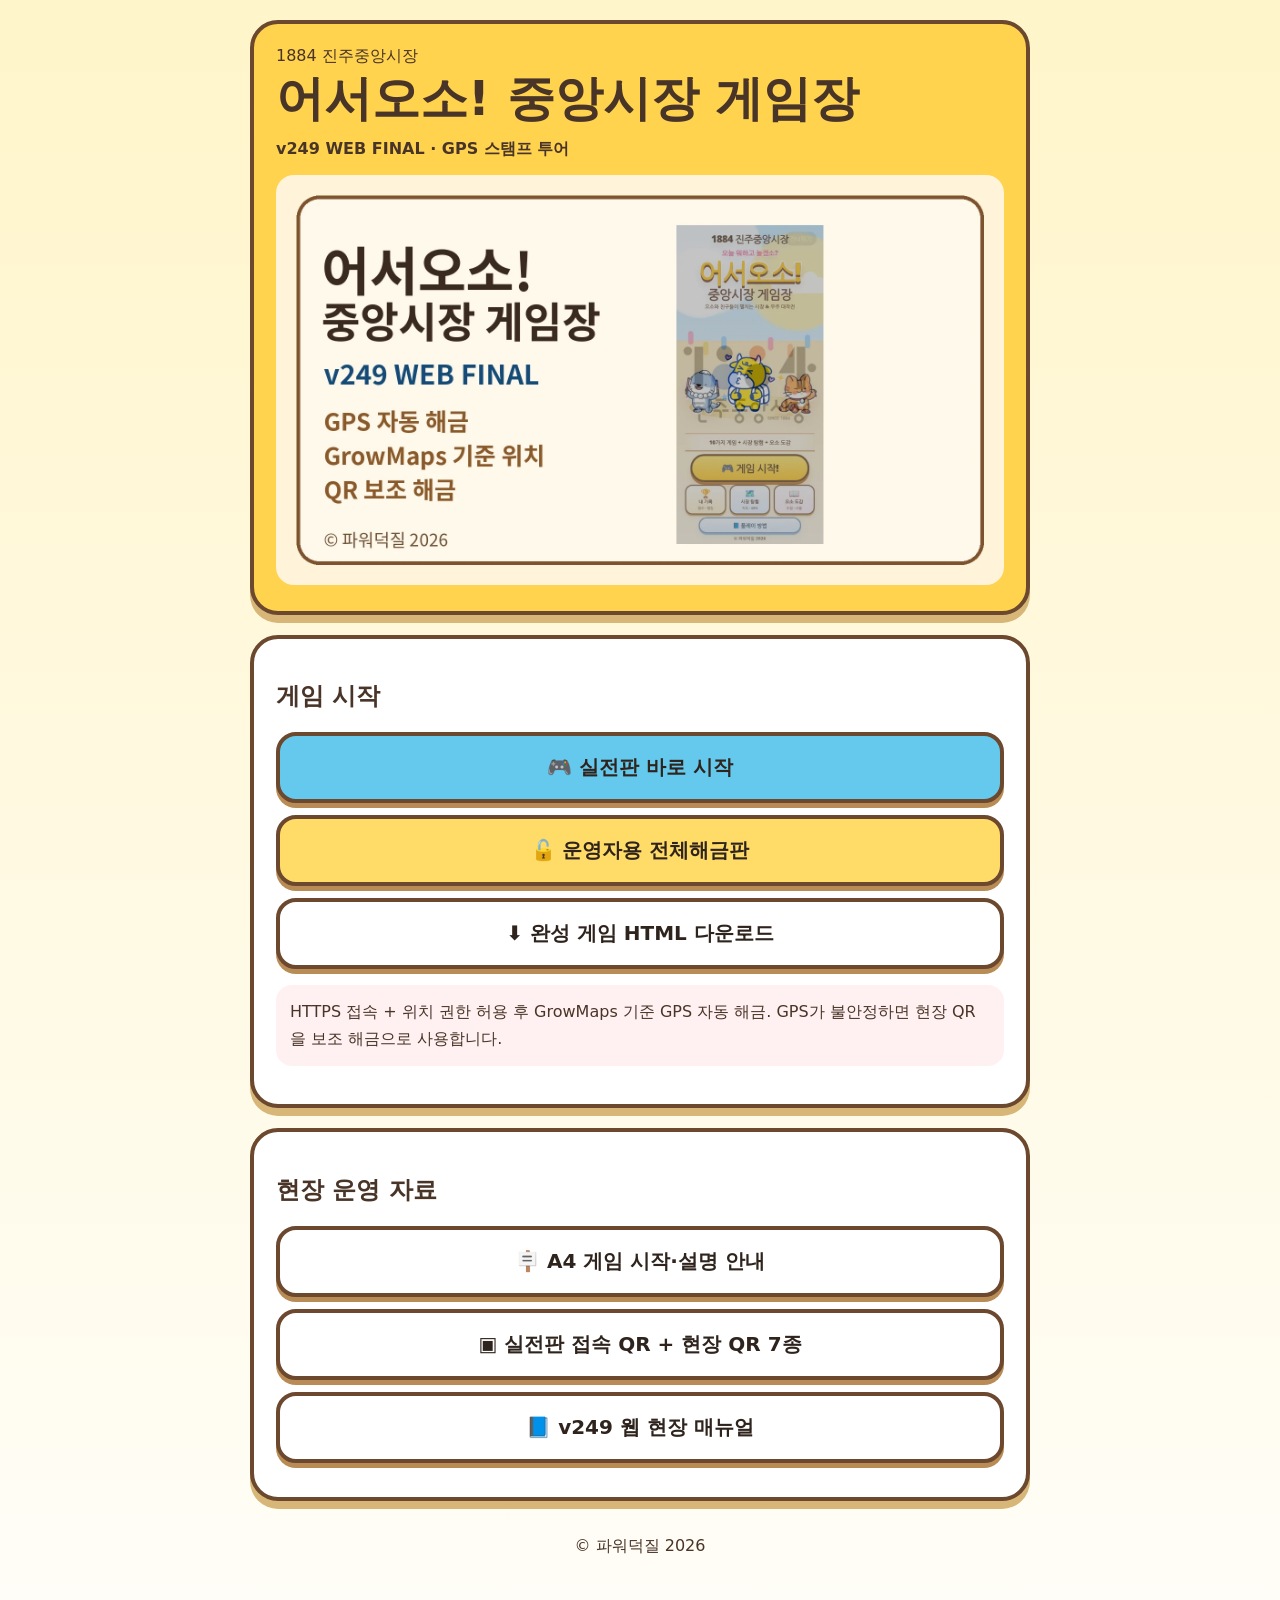
<file: index.html>
<!doctype html><html lang="ko"><head><meta charset="utf-8"><meta name="viewport" content="width=device-width,initial-scale=1"><title>어서오소! 중앙시장 게임장 v249</title><style>*{box-sizing:border-box}body{margin:0;font-family:system-ui,-apple-system,"Noto Sans KR",sans-serif;background:linear-gradient(#fff5ca,#fffdf7);color:#493428}main{max-width:820px;margin:auto;padding:20px}.hero,.card{background:#fff;border:4px solid #6b482e;border-radius:28px;box-shadow:0 8px #d7b678;padding:22px;margin-bottom:20px}.hero{background:#ffd34e}.hero img{width:100%;border-radius:18px;margin-top:15px}h1{margin:0 0 8px;font-size:clamp(28px,7vw,48px)}.btn{display:block;text-decoration:none;color:#2f241d;font-weight:900;text-align:center;border:4px solid #6b482e;border-radius:20px;padding:18px;margin:12px 0;box-shadow:0 5px #b98b55;background:#65c9ed;font-size:20px}.alt{background:#ffdc68}.doc{background:#fff}.note{line-height:1.65;background:#fff1f1;border-radius:16px;padding:14px}footer{text-align:center;padding:15px 0 30px}</style></head><body><main><section class="hero"><div>1884 진주중앙시장</div><h1>어서오소! 중앙시장 게임장</h1><strong>v249 WEB FINAL · GPS 스탬프 투어</strong><img src="images/overview.svg"></section><section class="card"><h2>게임 시작</h2><a class="btn" href="play/">🎮 실전판 바로 시작</a><a class="btn alt" href="unlock/">🔓 운영자용 전체해금판</a><a class="btn doc" href="play/index.html" download="어서오소_중앙시장게임장_v249_WEB_FINAL.html">⬇️ 완성 게임 HTML 다운로드</a><p class="note">HTTPS 접속 + 위치 권한 허용 후 GrowMaps 기준 GPS 자동 해금. GPS가 불안정하면 현장 QR을 보조 해금으로 사용합니다.</p></section><section class="card"><h2>현장 운영 자료</h2><a class="btn doc" href="images/field-guide-a4.svg">🪧 A4 게임 시작·설명 안내</a><a class="btn doc" href="qr/">▣ 실전판 접속 QR + 현장 QR 7종</a><a class="btn doc" href="manual/">📘 v249 웹 현장 매뉴얼</a></section><footer>© 파워덕질 2026</footer></main></body></html>
</file>
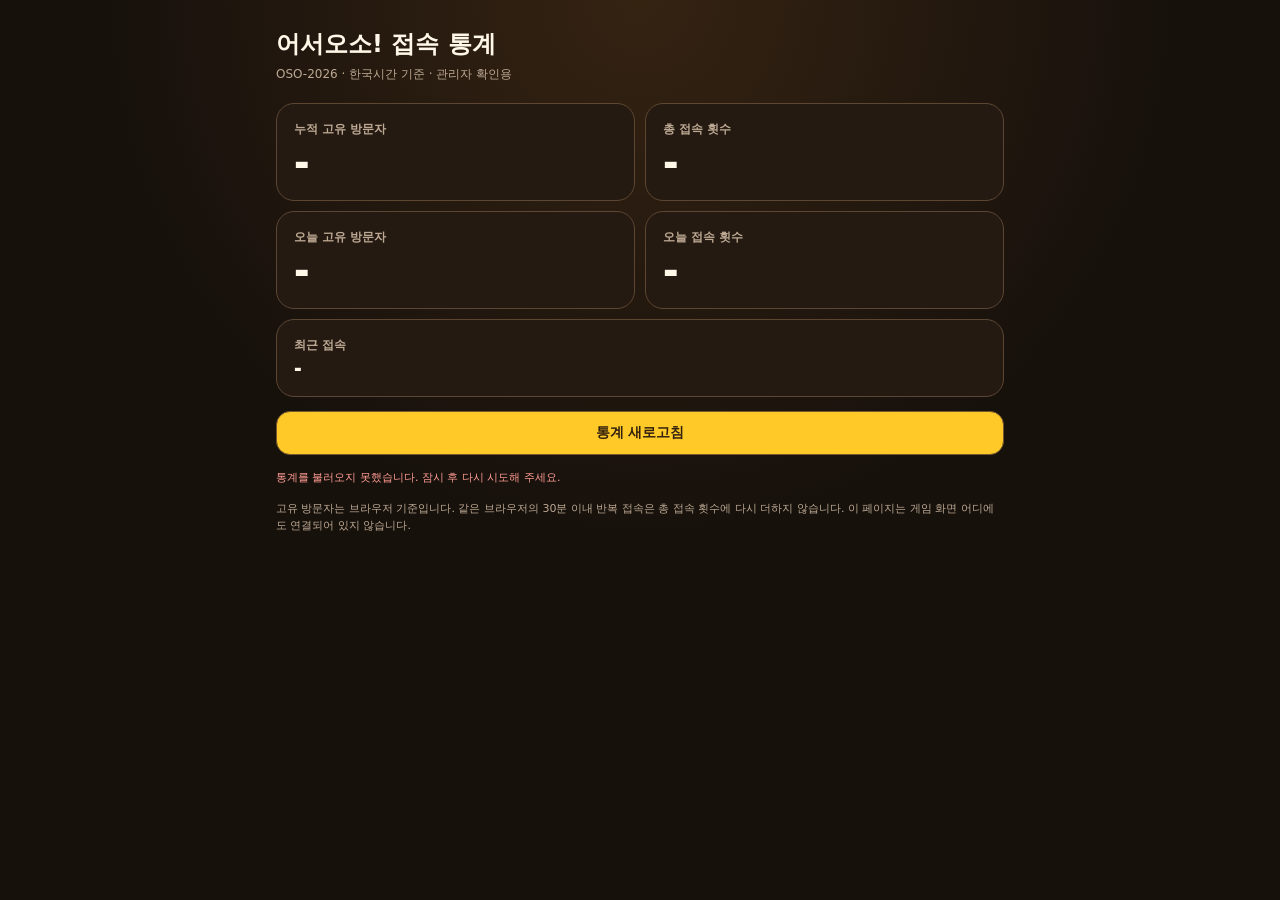
<file: admin-stats/index.html>
<!doctype html>
<html lang="ko">
<head>
<meta charset="utf-8">
<meta name="viewport" content="width=device-width,initial-scale=1,viewport-fit=cover">
<meta name="robots" content="noindex,nofollow,noarchive,nosnippet">
<meta name="theme-color" content="#24190f">
<title>OSO-2026 접속 통계</title>
<style>
:root{color-scheme:dark;--bg:#17110c;--panel:#241a12;--line:#5d4632;--gold:#ffc928;--text:#fff7e7;--muted:#bda993}
*{box-sizing:border-box}body{margin:0;background:radial-gradient(circle at top,#352312 0,#17110c 48%);color:var(--text);font-family:system-ui,-apple-system,"Noto Sans KR",sans-serif;min-height:100vh}
.wrap{width:min(760px,100%);margin:auto;padding:28px 16px 48px}h1{font-size:24px;margin:0 0 6px}.sub{color:var(--muted);font-size:12px;margin-bottom:20px}.grid{display:grid;grid-template-columns:1fr 1fr;gap:10px}.card{background:var(--panel);border:1px solid var(--line);border-radius:18px;padding:17px}.label{color:var(--muted);font-size:12px;font-weight:800}.value{font-size:34px;font-weight:1000;letter-spacing:-1px;margin-top:5px}.wide{grid-column:1/-1}.wide .value{font-size:17px;letter-spacing:0}.bar{display:flex;gap:8px;margin-top:14px}.btn{flex:1;border:1px solid #76572f;border-radius:14px;padding:12px;background:var(--gold);color:#33210e;font-weight:1000;font-size:14px}.status{margin-top:14px;color:var(--muted);font-size:11px;line-height:1.55}.err{color:#ff9b92}.ok{color:#9fe6a8}@media(max-width:360px){.value{font-size:29px}.wrap{padding-left:12px;padding-right:12px}}
</style>
</head>
<body>
<main class="wrap">
  <h1>어서오소! 접속 통계</h1>
  <div class="sub">OSO-2026 · 한국시간 기준 · 관리자 확인용</div>
  <section class="grid">
    <div class="card"><div class="label">누적 고유 방문자</div><div class="value" id="totalUnique">-</div></div>
    <div class="card"><div class="label">총 접속 횟수</div><div class="value" id="totalVisits">-</div></div>
    <div class="card"><div class="label">오늘 고유 방문자</div><div class="value" id="todayUnique">-</div></div>
    <div class="card"><div class="label">오늘 접속 횟수</div><div class="value" id="todayVisits">-</div></div>
    <div class="card wide"><div class="label">최근 접속</div><div class="value" id="latest">-</div></div>
  </section>
  <div class="bar"><button class="btn" id="refresh" type="button">통계 새로고침</button></div>
  <div class="status" id="status">불러오는 중…</div>
  <div class="status">고유 방문자는 브라우저 기준입니다. 같은 브라우저의 30분 이내 반복 접속은 총 접속 횟수에 다시 더하지 않습니다. 이 페이지는 게임 화면 어디에도 연결되어 있지 않습니다.</div>
</main>
<script>
const ENDPOINT='https://kfxagkjaczfwxebfvfav.supabase.co/functions/v1/get-oso-stats';
const $=id=>document.getElementById(id);
const nf=new Intl.NumberFormat('ko-KR');
const dt=new Intl.DateTimeFormat('ko-KR',{timeZone:'Asia/Seoul',year:'numeric',month:'2-digit',day:'2-digit',hour:'2-digit',minute:'2-digit',second:'2-digit'});
function n(v){return nf.format(Number(v||0))}
async function load(){
  $('status').className='status';$('status').textContent='불러오는 중…';$('refresh').disabled=true;
  try{
    const r=await fetch(ENDPOINT,{method:'GET',cache:'no-store',credentials:'omit'});
    if(!r.ok) throw new Error('HTTP '+r.status);
    const j=await r.json(); if(!j.ok||!j.stats) throw new Error('invalid response');
    const s=j.stats;
    $('totalUnique').textContent=n(s.total_unique_visitors);
    $('totalVisits').textContent=n(s.total_visits);
    $('todayUnique').textContent=n(s.today_unique_visitors);
    $('todayVisits').textContent=n(s.today_visits);
    $('latest').textContent=s.latest_visit_at?dt.format(new Date(s.latest_visit_at)):'아직 접속 없음';
    $('status').className='status ok';$('status').textContent='업데이트 · '+dt.format(new Date());
  }catch(e){
    $('status').className='status err';$('status').textContent='통계를 불러오지 못했습니다. 잠시 후 다시 시도해 주세요.';
  }finally{$('refresh').disabled=false}
}
$('refresh').addEventListener('click',load);load();setInterval(load,60000);
</script>
</body>
</html>
</file>
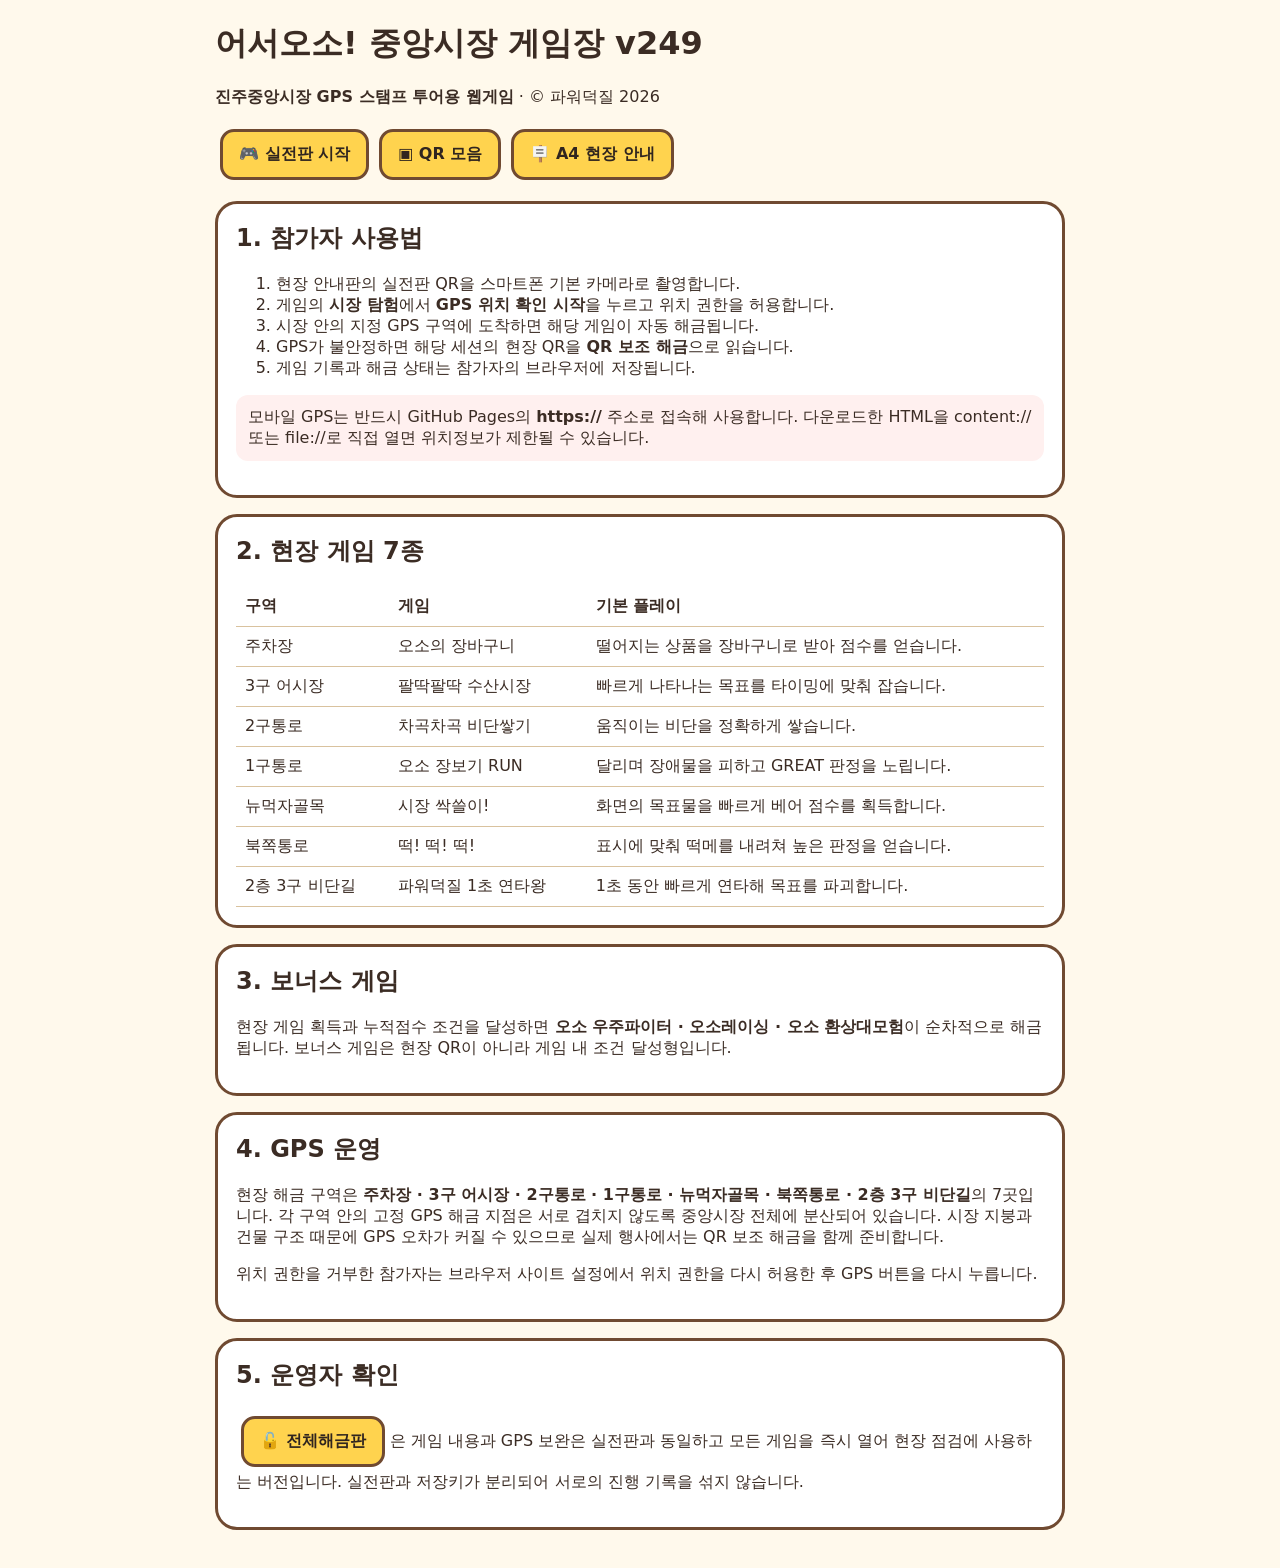
<file: manual/index.html>
<!doctype html><html lang="ko"><head><meta charset="utf-8"><meta name="viewport" content="width=device-width,initial-scale=1"><title>어서오소 v249 현장 매뉴얼</title><style>body{font-family:system-ui,-apple-system,"Noto Sans KR",sans-serif;background:#fff9ec;color:#3b2c24;margin:0}main{max-width:850px;margin:auto;padding:22px}section{background:#fff;border:3px solid #704a31;border-radius:22px;padding:18px;margin:16px 0}h1,h2{margin-top:0}.b{display:inline-block;padding:12px 16px;margin:5px;background:#ffd34e;border:3px solid #704a31;border-radius:14px;text-decoration:none;color:#30251f;font-weight:900}table{width:100%;border-collapse:collapse}td,th{border-bottom:1px solid #d9c29e;padding:9px;text-align:left;word-break:keep-all}.warn{background:#fff0ef;padding:12px;border-radius:12px}@media(max-width:520px){main{padding:14px}section{padding:14px}td,th{padding:8px 5px;font-size:14px}th:first-child,td:first-child{min-width:78px}th:nth-child(2),td:nth-child(2){min-width:112px}}</style></head><body><main><h1>어서오소! 중앙시장 게임장 v249</h1><p><b>진주중앙시장 GPS 스탬프 투어용 웹게임</b> · © 파워덕질 2026</p><p><a class="b" href="../play/">🎮 실전판 시작</a><a class="b" href="../qr/">▣ QR 모음</a><a class="b" href="../images/field-guide-a4.svg">🪧 A4 현장 안내</a></p><section><h2>1. 참가자 사용법</h2><ol><li>현장 안내판의 실전판 QR을 스마트폰 기본 카메라로 촬영합니다.</li><li>게임의 <b>시장 탐험</b>에서 <b>GPS 위치 확인 시작</b>을 누르고 위치 권한을 허용합니다.</li><li>시장 안의 지정 GPS 구역에 도착하면 해당 게임이 자동 해금됩니다.</li><li>GPS가 불안정하면 해당 세션의 현장 QR을 <b>QR 보조 해금</b>으로 읽습니다.</li><li>게임 기록과 해금 상태는 참가자의 브라우저에 저장됩니다.</li></ol><p class="warn">모바일 GPS는 반드시 GitHub Pages의 <b>https://</b> 주소로 접속해 사용합니다. 다운로드한 HTML을 content:// 또는 file://로 직접 열면 위치정보가 제한될 수 있습니다.</p></section><section><h2>2. 현장 게임 7종</h2><table><tr><th>구역</th><th>게임</th><th>기본 플레이</th></tr><tr><td>주차장</td><td>오소의 장바구니</td><td>떨어지는 상품을 장바구니로 받아 점수를 얻습니다.</td></tr><tr><td>3구 어시장</td><td>팔딱팔딱 수산시장</td><td>빠르게 나타나는 목표를 타이밍에 맞춰 잡습니다.</td></tr><tr><td>2구통로</td><td>차곡차곡 비단쌓기</td><td>움직이는 비단을 정확하게 쌓습니다.</td></tr><tr><td>1구통로</td><td>오소 장보기 RUN</td><td>달리며 장애물을 피하고 GREAT 판정을 노립니다.</td></tr><tr><td>뉴먹자골목</td><td>시장 싹쓸이!</td><td>화면의 목표물을 빠르게 베어 점수를 획득합니다.</td></tr><tr><td>북쪽통로</td><td>떡! 떡! 떡!</td><td>표시에 맞춰 떡메를 내려쳐 높은 판정을 얻습니다.</td></tr><tr><td>2층 3구 비단길</td><td>파워덕질 1초 연타왕</td><td>1초 동안 빠르게 연타해 목표를 파괴합니다.</td></tr></table></section><section><h2>3. 보너스 게임</h2><p>현장 게임 획득과 누적점수 조건을 달성하면 <b>오소 우주파이터 · 오소레이싱 · 오소 환상대모험</b>이 순차적으로 해금됩니다. 보너스 게임은 현장 QR이 아니라 게임 내 조건 달성형입니다.</p></section><section><h2>4. GPS 운영</h2><p>현장 해금 구역은 <b>주차장 · 3구 어시장 · 2구통로 · 1구통로 · 뉴먹자골목 · 북쪽통로 · 2층 3구 비단길</b>의 7곳입니다. 각 구역 안의 고정 GPS 해금 지점은 서로 겹치지 않도록 중앙시장 전체에 분산되어 있습니다. 시장 지붕과 건물 구조 때문에 GPS 오차가 커질 수 있으므로 실제 행사에서는 QR 보조 해금을 함께 준비합니다.</p><p>위치 권한을 거부한 참가자는 브라우저 사이트 설정에서 위치 권한을 다시 허용한 후 GPS 버튼을 다시 누릅니다.</p></section><section><h2>5. 운영자 확인</h2><p><a class="b" href="../unlock/">🔓 전체해금판</a>은 게임 내용과 GPS 보완은 실전판과 동일하고 모든 게임을 즉시 열어 현장 점검에 사용하는 버전입니다. 실전판과 저장키가 분리되어 서로의 진행 기록을 섞지 않습니다.</p></section></main></body></html>
</file>
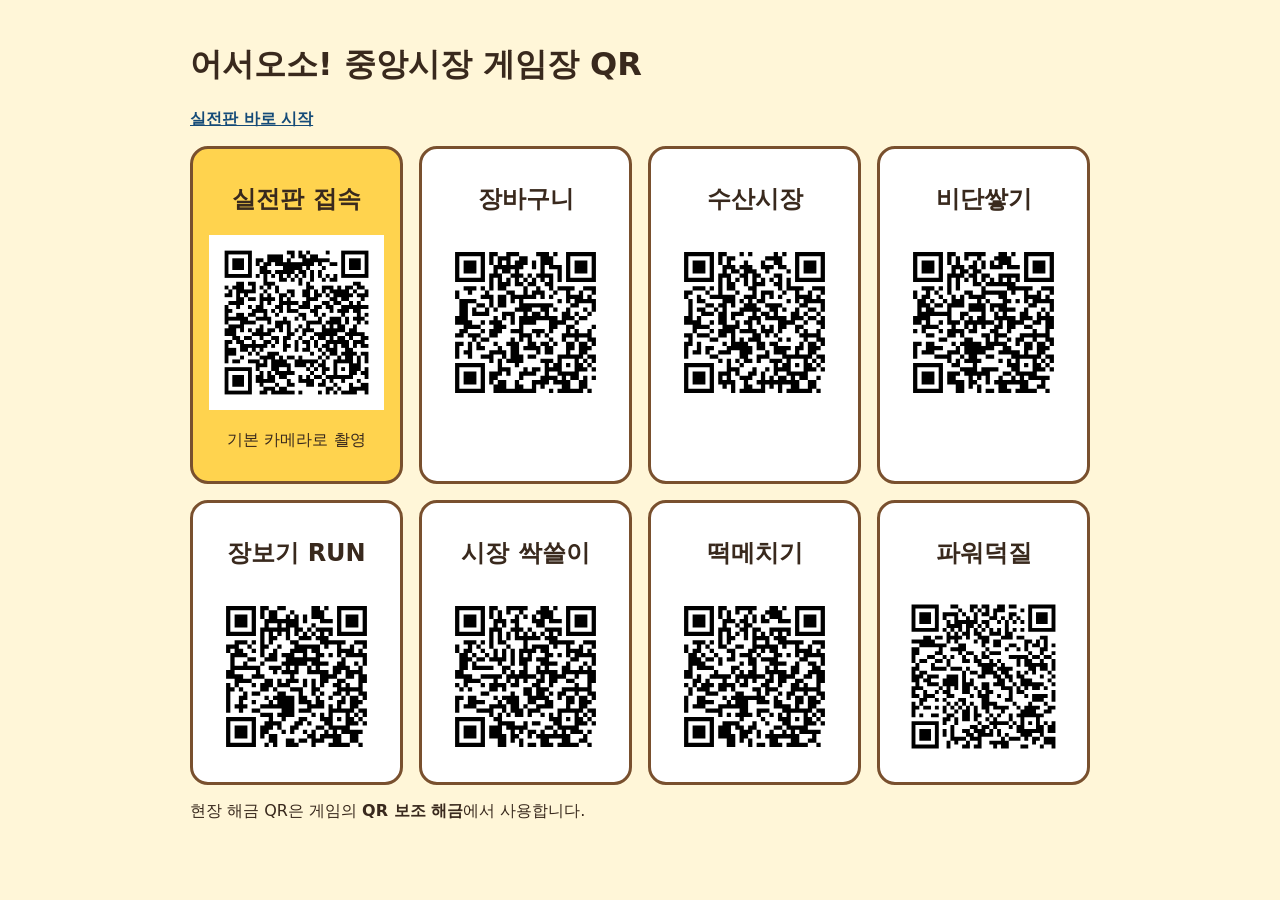
<file: qr/index.html>
<!doctype html><html lang="ko"><head><meta charset="utf-8"><meta name="viewport" content="width=device-width,initial-scale=1"><title>어서오소 QR 모음</title><style>body{font-family:system-ui;background:#fff6d8;color:#39291d;margin:0}main{max-width:900px;margin:auto;padding:22px}.grid{display:grid;grid-template-columns:repeat(auto-fit,minmax(200px,1fr));gap:16px}.c{background:#fff;border:3px solid #79502e;border-radius:18px;padding:14px;text-align:center}.c img{width:175px;max-width:100%}.top{background:#ffd34e}a{font-weight:900;color:#154b78}</style></head><body><main><h1>어서오소! 중앙시장 게임장 QR</h1><p><a href="../play/">실전판 바로 시작</a></p><div class="grid"><div class="c top"><h2>실전판 접속</h2><img src="play.svg"><p>기본 카메라로 촬영</p></div><div class="c"><h2>장바구니</h2><img src="basket.svg"></div><div class="c"><h2>수산시장</h2><img src="fish.svg"></div><div class="c"><h2>비단쌓기</h2><img src="stack.svg"></div><div class="c"><h2>장보기 RUN</h2><img src="run.svg"></div><div class="c"><h2>시장 싹쓸이</h2><img src="slice.svg"></div><div class="c"><h2>떡메치기</h2><img src="tteok.svg"></div><div class="c"><h2>파워덕질</h2><img src="powerduck.svg"></div></div><p>현장 해금 QR은 게임의 <b>QR 보조 해금</b>에서 사용합니다.</p></main></body></html>
</file>
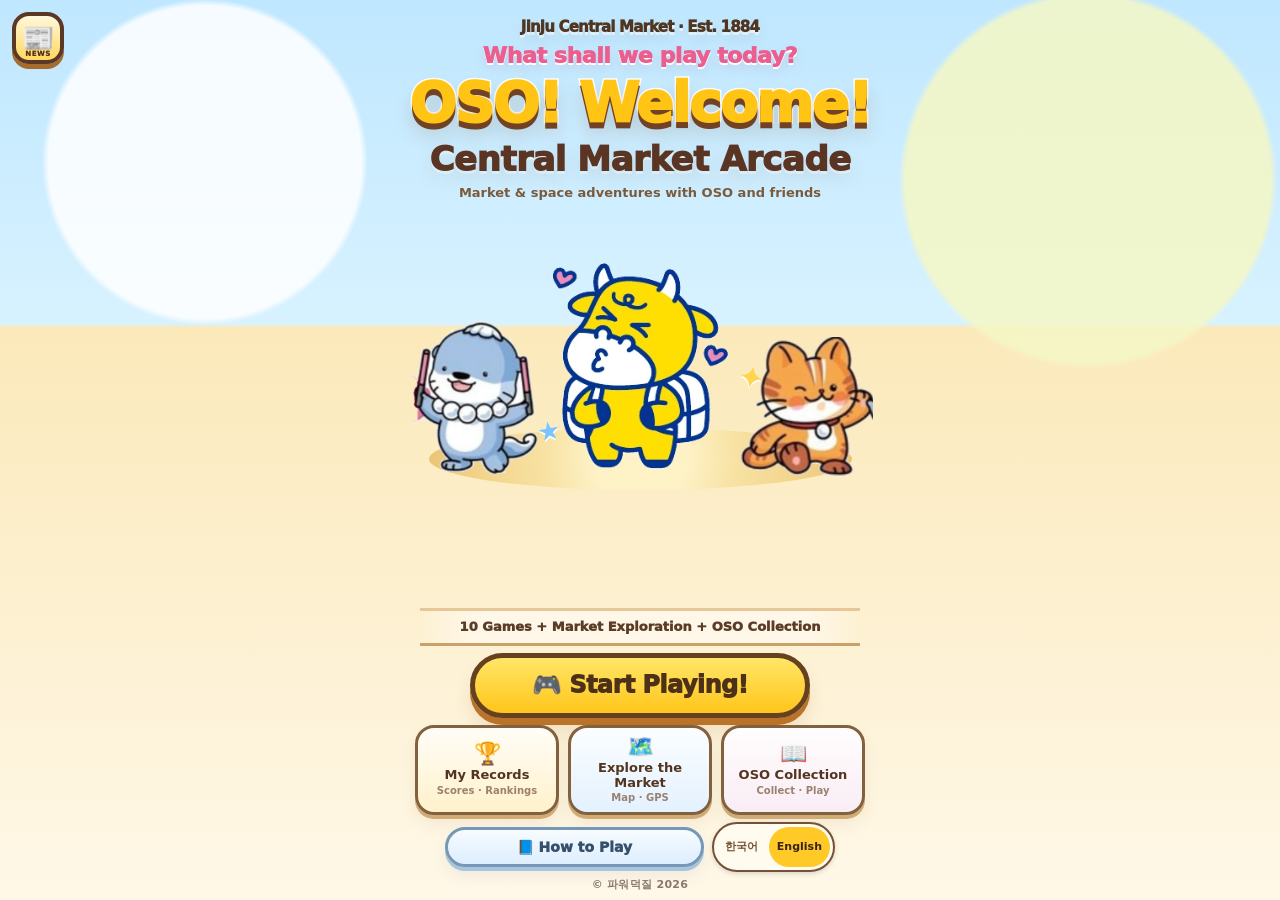
<file: unlock/index.html>
<!doctype html><html lang="ko"><head><meta charset="utf-8"><meta name="viewport" content="width=device-width,initial-scale=1"><title>어서오소! 전체해금판</title></head><body><p style="font-family:sans-serif;text-align:center;padding:3em">전체해금판 불러오는 중…</p><script>fetch('../play/index.html?v=sp1-v39-unlockfix1',{cache:'no-store'}).then(r=>r.text()).then(t=>{t=t.replace('<head>','<head><base href="../play/">');document.open();document.write(t);document.close()}).catch(()=>document.body.innerHTML='<h2>불러오기 실패</h2><p>페이지를 새로고침해 주세요.</p>')</script></body></html>
</file>
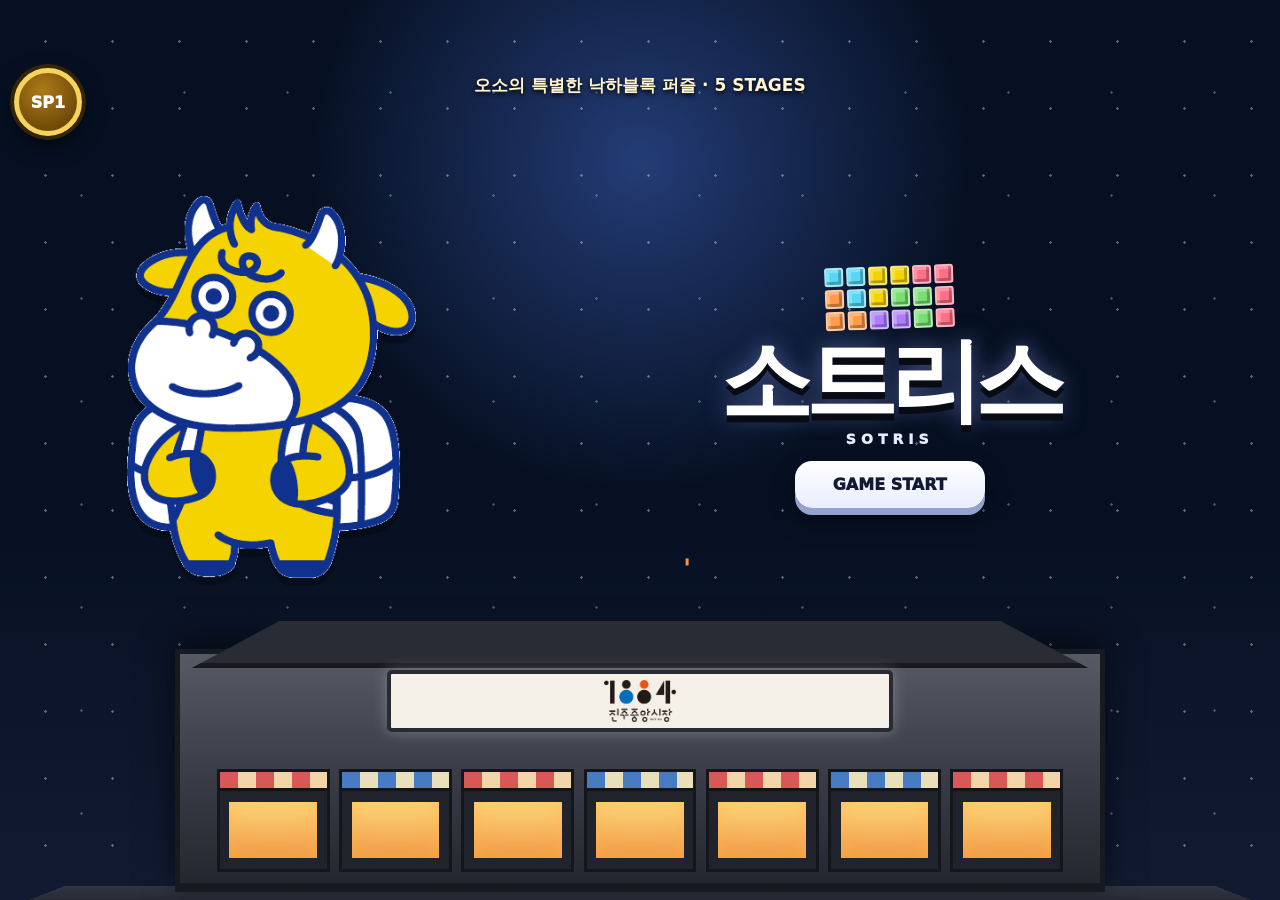
<file: play/sp1/sotris/index.html>
<!doctype html>
<html lang="ko">
<head>
<meta charset="utf-8">
<meta name="viewport" content="width=device-width,initial-scale=1,viewport-fit=cover,user-scalable=no">
<meta name="theme-color" content="#071226">
<title>SP1 소트리스 v3.8</title>
<style>
:root{--night:#071226;--blue:#123b9b;--yellow:#f5d300;--panel:#101b34;--cyan:#55d7f5;--pink:#ff6f87;--green:#79df72;--purple:#ae7cff;--orange:#ff9b4a}
*{box-sizing:border-box;-webkit-tap-highlight-color:transparent}
html,body{margin:0;width:100%;height:100%;overflow:hidden;background:#07101e;color:#fff;font-family:system-ui,-apple-system,"Noto Sans KR",sans-serif}
button{font:inherit;color:inherit;touch-action:none}.screen{position:absolute;inset:0;display:none}.screen.on{display:flex}
/* market */
.night{position:absolute;inset:0;overflow:hidden;background:radial-gradient(circle at 50% 18%,#243c76 0,transparent 34%),linear-gradient(#061022 0 55%,#121a31 100%)}
.fireworks{position:absolute;inset:0;width:100%;height:100%;z-index:0}.stars{position:absolute;inset:0;opacity:.35;background-image:radial-gradient(circle,#fff 0 1px,transparent 1.5px),radial-gradient(circle,#9fcfff 0 1px,transparent 1.5px);background-size:67px 67px,103px 103px;background-position:12px 8px,30px 41px}
.market{position:absolute;left:0;right:0;bottom:0;height:29%;z-index:1;pointer-events:none}.road{position:absolute;left:-6%;right:-6%;bottom:-16%;height:50%;background:linear-gradient(#323441,#10131c);transform:perspective(450px) rotateX(58deg);transform-origin:50% 100%}
.building{position:absolute;left:50%;bottom:3%;transform:translateX(-50%);width:min(930px,96vw);height:93%;background:linear-gradient(#555a65,#353842 62%,#252730);border:5px solid #171a21;border-bottom-width:9px;box-shadow:0 -8px 30px #0008}.roof{position:absolute;left:-3%;right:-3%;top:-18%;height:24%;background:#292c35;border:5px solid #17191f;clip-path:polygon(4% 100%,13% 14%,87% 14%,96% 100%)}
.marketSign{position:absolute;left:50%;top:7%;transform:translateX(-50%);width:55%;height:27%;background:#f4f0e7;border:4px solid #282b34;border-radius:5px;display:flex;align-items:center;justify-content:center;padding:4px;box-shadow:0 0 15px #fff4}.marketSign img{max-width:92%;max-height:92%;object-fit:contain}
.shops{position:absolute;left:4%;right:4%;bottom:5%;height:45%;display:grid;grid-template-columns:repeat(7,1fr);gap:1.1%}.shop{position:relative;background:#20232b;border:3px solid #14161c;overflow:hidden}.awning{position:absolute;left:0;right:0;top:0;height:20%;background:repeating-linear-gradient(90deg,#d85858 0 18px,#f2d6a8 18px 36px);border-bottom:3px solid #12141a}.shop:nth-child(even) .awning{background:repeating-linear-gradient(90deg,#477cc3 0 18px,#e9dfba 18px 36px)}.window{position:absolute;left:9%;right:9%;top:31%;bottom:11%;background:linear-gradient(#ffd77c,#ef9843);box-shadow:0 0 19px #ffb34c99 inset}
/* title */
#title{align-items:center;justify-content:center;overflow:hidden}.medal{position:absolute;left:14px;top:max(14px,env(safe-area-inset-top));z-index:8;width:68px;height:68px;border-radius:50%;border:5px solid #f8d35c;background:radial-gradient(circle at 40% 30%,#ad7a18,#704b08 72%);display:flex;align-items:center;justify-content:center;font-size:16px;font-weight:1000;box-shadow:0 0 0 4px #342507,0 8px 22px #0009}
.titleTag{position:absolute;top:max(20px,calc(env(safe-area-inset-top) + 18px));left:50%;transform:translateX(-50%);z-index:7;width:min(70vw,520px);text-align:center;color:#fff5cf;font-size:clamp(12px,2.5vw,17px);font-weight:900;text-shadow:0 2px 5px #000}
.titlePanel{position:absolute;left:2%;right:2%;top:9%;bottom:34%;z-index:4;display:grid;grid-template-columns:40% 60%;align-items:center;gap:4px}.titleOsoWrap{height:100%;display:flex;align-items:center;justify-content:center}.titleOso{max-height:86%;max-width:92%;object-fit:contain;filter:drop-shadow(0 8px 0 #0004);animation:titleBob 1.5s infinite ease-in-out}.titleLogo{text-align:center}.blockLogo{display:grid;grid-template-columns:repeat(6,19px);gap:3px;width:max-content;margin:0 auto 9px;transform:rotate(-2deg)}.blockLogo i{width:19px;height:19px;border-radius:3px;border:2px solid #fff7;box-shadow:inset -3px -3px #0004,inset 3px 3px #fff4}.c1{background:var(--cyan)}.c2{background:var(--yellow)}.c3{background:var(--pink)}.c4{background:var(--green)}.c5{background:var(--purple)}.c6{background:var(--orange)}
.logoKo{margin:0;font-size:clamp(50px,10vw,92px);line-height:.93;font-weight:1000;letter-spacing:-.08em;text-shadow:0 7px 0 #080b13,0 0 22px #91a4ff88}.logoEn{margin-top:7px;font-size:14px;font-weight:1000;letter-spacing:.36em;color:#e5eaff}.startBtn{margin-top:14px;border:0;border-radius:17px;padding:14px 30px;background:linear-gradient(#fff,#e9edff);color:#131a35;font-weight:1000;min-width:190px;box-shadow:0 7px 0 #94a2ce,0 13px 25px #0006}.startBtn:active{transform:translateY(4px);box-shadow:0 3px 0 #94a2ce}@keyframes titleBob{0%,100%{transform:translateY(0) rotate(-2deg)}50%{transform:translateY(-8px) rotate(2deg)}}
@media (max-width:860px){.gameShell{grid-template-columns:126px auto 118px;gap:6px}.dpad{width:126px;height:126px}.dpad .up,.dpad .down,.dpad .left,.dpad .right{width:42px;height:42px}.dpad .up{left:42px}.dpad .down{left:42px}.dpad .left{top:42px}.dpad .right{top:42px}.dpad:after{left:42px;top:42px;width:42px;height:42px}.rotateBtn{width:90px;height:54px}.leftZone{min-width:0}.gameOso{width:min(150px,90%)}}
.boardWrap.landThud{animation:landThud .16s ease-out}.boardWrap.landThud #board{filter:brightness(1.08)}@keyframes landThud{0%{transform:translateY(0) scale(1)}35%{transform:translateY(5px) scale(.992)}100%{transform:translateY(0) scale(1)}}

/* game layout */
#game{background:linear-gradient(#06101e,#111a31);align-items:stretch;justify-content:center}.topbar{position:absolute;left:8px;right:8px;top:max(7px,env(safe-area-inset-top));height:38px;z-index:14;display:flex;align-items:center;justify-content:space-between;pointer-events:none}.topStats{display:flex;gap:6px}.pill{background:#07101edc;border:1px solid #40557d;border-radius:999px;padding:5px 9px;font-size:11px;font-weight:1000}.pauseBtn{pointer-events:auto;width:38px;height:38px;border:1px solid #526891;border-radius:50%;background:#07101eea;font-size:17px;font-weight:1000;display:flex;align-items:center;justify-content:center}
.gameShell{width:min(1000px,100%);height:100%;padding:49px 7px max(7px,env(safe-area-inset-bottom));margin:auto;display:grid;grid-template-columns:150px auto minmax(150px,1fr);gap:8px;align-items:center}.leftZone{grid-column:3;height:100%;min-width:0;display:flex;flex-direction:column;align-items:center;justify-content:center;gap:6px;overflow:hidden}.cheerStage{position:relative;flex:1;width:100%;min-height:130px;display:flex;align-items:flex-end;justify-content:center}.cheerText{position:absolute;top:4%;left:50%;transform:translateX(-50%);width:95%;text-align:center;font-size:clamp(14px,2.2vw,23px);font-weight:1000;text-shadow:0 3px 0 #000}.gameOso{width:min(170px,82%);max-height:80%;object-fit:contain;filter:drop-shadow(0 6px 0 #0004);animation:osoBounce 1.2s infinite ease-in-out}.gameOso.hype{animation:osoHype .18s 6 ease-in-out}@keyframes osoBounce{0%,100%{transform:translateY(0) rotate(-2deg)}50%{transform:translateY(-7px) rotate(2deg)}}@keyframes osoHype{0%,100%{transform:translateY(0) rotate(-6deg) scale(1)}50%{transform:translateY(-14px) rotate(7deg) scale(1.06)}}
.info{width:100%;display:grid;grid-template-columns:1fr 1fr;gap:5px}.card{background:#0c1730dd;border:1px solid #34476e;border-radius:10px;padding:6px;min-width:0}.card b{display:block;color:#aebbe0;font-size:9px}.card strong{font-size:clamp(14px,2.2vw,23px)}.nextCard{grid-column:1/-1;display:grid;grid-template-columns:58px 1fr;gap:7px;align-items:center}.nextCard canvas{width:58px;height:58px;background:#060d1b;border-radius:8px}.nextLabel{font-size:9px;color:#adbae0}.nextName{font-size:13px;font-weight:1000}
.boardWrap{grid-column:2;position:relative;display:flex;align-items:center;justify-content:center;min-width:0}.boardGlow{position:absolute;inset:-4px;border-radius:11px;pointer-events:none}.boardWrap.comboShake{animation:boardShake .28s linear}.boardWrap.comboShake .boardGlow{animation:boardGlow .45s ease-out}@keyframes boardShake{0%,100%{transform:translateX(0)}20%{transform:translateX(-5px)}40%{transform:translateX(5px)}60%{transform:translateX(-3px)}80%{transform:translateX(3px)}}@keyframes boardGlow{0%{box-shadow:0 0 35px 12px #fff}100%{box-shadow:0 0 0 0 transparent}}
#board{display:block;background:#060911;border:4px solid #4a5d89;border-radius:9px;box-shadow:0 10px 30px #0009;image-rendering:pixelated}#lineFx{position:absolute;pointer-events:none;image-rendering:pixelated;border-radius:7px}
.controls{grid-column:1;display:flex;flex-direction:column;align-items:center;justify-content:center;gap:8px}.dpad{position:relative;width:138px;height:138px;filter:drop-shadow(0 6px 0 #08101d)}.dpad button{position:absolute;border:2px solid #596e9a;background:linear-gradient(#354a75,#243657);box-shadow:inset 0 -4px 0 #15233d;border-radius:12px;font-size:24px;font-weight:1000}.dpad .up{left:46px;top:0;width:46px;height:46px}.dpad .down{left:46px;bottom:0;width:46px;height:46px}.dpad .left{left:0;top:46px;width:46px;height:46px}.dpad .right{right:0;top:46px;width:46px;height:46px}.dpad:after{content:"";position:absolute;left:46px;top:46px;width:46px;height:46px;background:#1a2947;border-radius:7px;pointer-events:none}.rotateBtn{width:96px;height:58px;border:2px solid #7d74b2;border-radius:16px;background:linear-gradient(#675c9f,#453d76);box-shadow:inset 0 -5px 0 #29234e;font-size:28px;font-weight:1000}.dpad button:active,.rotateBtn:active{transform:translateY(2px);filter:brightness(1.28)}.ctrlHint,.rotateText{font-size:9px;color:#a9b7d7;text-align:center}.rotateText{margin-top:-5px}
/* combo and line clear */
.comboLayer{position:absolute;inset:0;pointer-events:none;overflow:hidden;z-index:11}.comboText{position:absolute;left:50%;top:43%;transform:translate(-50%,-50%) scale(.45) rotate(-8deg);font-size:clamp(43px,9vw,92px);font-weight:1000;letter-spacing:-.06em;opacity:0;white-space:nowrap;background:linear-gradient(90deg,#54d9ff,#ffe457,#ff7188,#9a7cff,#68e47b);-webkit-background-clip:text;background-clip:text;color:transparent;-webkit-text-stroke:2px #fff;text-shadow:0 6px 0 #111,0 0 20px #fff}.comboText.show{animation:comboPop .82s cubic-bezier(.2,.7,.1,1)}@keyframes comboPop{0%{opacity:0;transform:translate(-50%,-50%) scale(.25) rotate(-14deg)}22%{opacity:1;transform:translate(-50%,-50%) scale(1.22) rotate(5deg)}62%{opacity:1;transform:translate(-50%,-50%) scale(.98) rotate(-2deg)}100%{opacity:0;transform:translate(-50%,-66%) scale(1.14)}}.spark{position:absolute;width:10px;height:10px;border-radius:50%;animation:spark .85s ease-out forwards}@keyframes spark{0%{opacity:1;transform:translate(0,0) scale(1.3)}100%{opacity:0;transform:translate(var(--dx),var(--dy)) rotate(360deg) scale(.1)}}.flash{position:absolute;inset:0;background:#fff;opacity:0}.flash.on{animation:flash .3s ease-out}@keyframes flash{0%{opacity:.42}100%{opacity:0}}
/* stage clear */
.overlay{position:absolute;inset:0;display:none;align-items:center;justify-content:center;background:#04070ddd;z-index:30;padding:16px}.overlay.on{display:flex}.pop{position:relative;z-index:2;width:min(420px,92vw);background:#14203de8;border:2px solid #6174a2;border-radius:20px;padding:20px;text-align:center;box-shadow:0 20px 45px #000b}.pop h2{margin:0 0 4px;font-size:30px}.pop p{color:#d3dcf7;margin:4px 0 8px}.pop button{border:0;border-radius:14px;padding:12px 24px;background:#fff;color:#11172b;font-weight:1000}.clearOso{display:block;width:min(190px,52vw);max-height:220px;object-fit:contain;margin:2px auto 5px;filter:drop-shadow(0 8px 0 #0004);animation:clearDance .36s infinite alternate ease-in-out}@keyframes clearDance{from{transform:translateY(3px) rotate(-6deg) scale(.98)}to{transform:translateY(-14px) rotate(7deg) scale(1.04)}}.celebrateField{position:absolute;inset:0;overflow:hidden;pointer-events:none}.confetti{position:absolute;top:-10%;width:10px;height:18px;border-radius:3px;animation:fall var(--dur) linear forwards;transform:rotate(var(--rot))}@keyframes fall{to{transform:translate(var(--drift),115vh) rotate(720deg);opacity:.2}}.clearBurst{position:absolute;border:3px solid currentColor;border-radius:50%;width:20px;height:20px;animation:burstRing .8s ease-out forwards}@keyframes burstRing{to{width:210px;height:210px;opacity:0;transform:translate(-95px,-95px)}}
/* ending */
#ending{align-items:center;justify-content:center;overflow:hidden}.endContent{position:relative;z-index:4;width:min(650px,91vw);text-align:center;padding:18px;border-radius:22px;background:#07101ed1;border:2px solid #ffffff3a;box-shadow:0 18px 48px #000a}.endTitle{margin:0;font-size:clamp(40px,9vw,82px);font-weight:1000;letter-spacing:-.06em;text-shadow:0 6px 0 #000,0 0 26px #fff8}.endOso{width:min(180px,44vw);max-height:230px;object-fit:contain;margin:8px auto;animation:endDance .38s infinite alternate ease-in-out}@keyframes endDance{from{transform:translateY(0) rotate(-7deg)}to{transform:translateY(-13px) rotate(7deg)}}.endMsg{font-size:clamp(17px,3vw,24px);font-weight:1000}.endSub{color:#cbd5ef;margin-top:5px}.endBtn{margin-top:13px;border:0;border-radius:14px;padding:12px 26px;background:#fff;color:#12172a;font-weight:1000}
@media (orientation:portrait){
 .market{height:28%}.marketSign{width:68%;height:28%}.shops{grid-template-columns:repeat(5,1fr)}.shop:nth-child(n+6){display:none}.titleTag{left:61%;width:57vw;font-size:11px}.titlePanel{top:9%;bottom:33%;grid-template-columns:41% 59%}.titleOso{max-height:78%;max-width:96%}.blockLogo{grid-template-columns:repeat(6,13px);gap:2px}.blockLogo i{width:13px;height:13px}.logoKo{font-size:50px}.logoEn{font-size:10px}.startBtn{margin-top:10px;min-width:160px;padding:11px 20px}
 .gameShell{padding-top:48px;grid-template-columns:36% 64%;grid-template-rows:minmax(0,1fr) 150px;gap:4px}.leftZone{grid-column:1;grid-row:1}.boardWrap{grid-column:2;grid-row:1;height:100%}.controls{grid-column:1/3;grid-row:2;height:150px;display:grid;grid-template-columns:132px 1fr 92px;align-items:center;justify-items:center;gap:4px}.dpad{grid-column:1;width:132px;height:132px}.dpad .up{left:44px;width:44px;height:44px}.dpad .down{left:44px;width:44px;height:44px}.dpad .left{top:44px;width:44px;height:44px}.dpad .right{top:44px;width:44px;height:44px}.dpad:after{left:44px;top:44px;width:44px;height:44px}.ctrlHint{grid-column:2;width:92px;line-height:1.35}.rotateStack{grid-column:3;display:flex;flex-direction:column;align-items:center;gap:7px}.rotateBtn{width:86px;height:58px}.cheerText{font-size:13px}.gameOso{width:min(112px,92%)}.card{padding:5px}.card strong{font-size:13px}.nextCard{grid-template-columns:48px 1fr}.nextCard canvas{width:48px;height:48px}.nextName{font-size:11px}
}
@media (orientation:landscape){.rotateStack{display:flex;flex-direction:column;align-items:center;gap:7px}}

/* v0.6 stage scenery + larger safe controls */
#game{background:#07101e;isolation:isolate}
.stageBackdrop{position:absolute;inset:0;z-index:0;overflow:hidden;transition:background .7s ease;pointer-events:none}
.stageBackdrop i{position:absolute;display:block;pointer-events:none}
.gameShell{position:relative;z-index:2;grid-template-columns:minmax(165px,1fr) 158px auto;gap:10px}
.leftZone{grid-column:1}.controls{grid-column:2}.boardWrap{grid-column:3}
.titleOsoWrap{overflow:visible}.titleOso{max-height:82%;max-width:94%;object-fit:contain}
#game.stage1 .stageBackdrop{background:linear-gradient(180deg,#07122c 0%,#0d2f4d 54%,#102a43 100%)}
#game.stage2 .stageBackdrop{background:linear-gradient(180deg,#33205d 0%,#8d4774 48%,#f19a73 78%,#47385d 100%)}
#game.stage3 .stageBackdrop{background:linear-gradient(180deg,#01030b 0%,#030817 48%,#08152d 78%,#0b1830 100%)}
#game.stage4 .stageBackdrop{background:linear-gradient(180deg,#071936 0%,#163f70 55%,#315e86 78%,#193652 100%)}
#game.stage5 .stageBackdrop{background:linear-gradient(180deg,#482040 0%,#b44c4a 42%,#f38b47 70%,#7b3b3f 100%)}
.skyStars{inset:0;background-image:radial-gradient(circle,#fff 0 1.5px,transparent 1.8px),radial-gradient(circle,#a8d8ff 0 1px,transparent 1.5px),radial-gradient(circle,#ffeaa3 0 1px,transparent 1.5px);background-size:61px 61px,97px 97px,137px 137px;background-position:7px 11px,39px 23px,70px 4px;opacity:0}
#game.stage1 .skyStars{opacity:.25}#game.stage3 .skyStars{opacity:1;animation:starTwinkle 2.3s ease-in-out infinite alternate}#game.stage4 .skyStars{opacity:.28}
@keyframes starTwinkle{from{filter:brightness(.75)}to{filter:brightness(1.5)}}
.skyAurora{display:none!important;width:52%;height:68%;top:-10%;filter:blur(18px);opacity:.64;border-radius:45%;mix-blend-mode:screen;transform-origin:50% 0}
#game.stage1 .skyAurora{display:block!important}.skyAurora.a1{left:-8%;background:linear-gradient(120deg,transparent 7%,#28f0b7 34%,#6fe4ff 55%,transparent 76%);animation:auroraFlow 5s ease-in-out infinite alternate}.skyAurora.a2{left:10%;background:linear-gradient(70deg,transparent 9%,#986cff 34%,#55f1d2 62%,transparent 78%);animation:auroraFlow2 6.3s ease-in-out infinite alternate}
@keyframes auroraFlow{from{transform:skewX(-9deg) translateY(-4%) rotate(-4deg)}to{transform:skewX(7deg) translateY(9%) rotate(4deg)}}@keyframes auroraFlow2{from{transform:skewX(8deg) translateY(5%) rotate(3deg)}to{transform:skewX(-7deg) translateY(-7%) rotate(-5deg)}}
.skyMilky{display:none!important;left:-7%;top:-12%;width:48%;height:118%;transform:rotate(16deg);background:linear-gradient(90deg,transparent 0%,#8ba8ff08 10%,#cbd8ff42 42%,#ffffff8c 50%,#c4d4ff42 58%,transparent 92%);filter:blur(8px);opacity:.9;box-shadow:0 0 40px #8aa7ff33}
#game.stage3 .skyMilky{display:block!important;animation:milkyPulse 3.4s ease-in-out infinite alternate}@keyframes milkyPulse{from{opacity:.55;transform:rotate(16deg) translateX(-2%)}to{opacity:.95;transform:rotate(19deg) translateX(3%)}}
.skyShooting{display:none!important;left:8%;top:18%;width:110px;height:2px;background:linear-gradient(90deg,transparent,#fff);box-shadow:0 0 8px #fff;transform:rotate(25deg)}
#game.stage3 .skyShooting{display:block!important;animation:shoot 4.6s linear infinite}@keyframes shoot{0%,70%{opacity:0;transform:translate(-40px,-20px) rotate(25deg)}73%{opacity:1}86%{opacity:0;transform:translate(180px,80px) rotate(25deg)}100%{opacity:0}}
.skyMoon{display:none!important;width:clamp(118px,23vw,230px);height:clamp(118px,23vw,230px);left:4%;top:8%;border-radius:50%;background:radial-gradient(circle at 36% 30%,#fff 0 9%,#f5f7ff 30%,#cbd8ee 71%,#8fa5c2 100%);box-shadow:0 0 42px #e9f1ffcc,0 0 115px #8fb5ff77}
#game.stage4 .skyMoon{display:block!important}
.skyCloud{display:none!important;left:-4%;top:28%;width:48%;height:16%;border-radius:50%;background:linear-gradient(90deg,transparent,#dceaff55 25%,#ffffff88 50%,#dceaff44 75%,transparent);filter:blur(10px)}
#game.stage4 .skyCloud{display:block!important;animation:cloudDrift 8s ease-in-out infinite alternate}@keyframes cloudDrift{from{transform:translateX(-8%)}to{transform:translateX(14%)}}
.skySun{display:none!important;width:clamp(105px,21vw,215px);height:clamp(105px,21vw,215px);border-radius:50%;left:7%;bottom:15%;box-shadow:0 0 55px #ffd970aa,0 0 120px #ff8e5399}
#game.stage2 .skySun{display:block!important;background:#ffd7ad;left:8%;bottom:17%;opacity:.82}
#game.stage5 .skySun{display:block!important;background:#ffe07c;left:10%;bottom:10%;opacity:.98;box-shadow:0 0 60px #ffd85ccc,0 0 140px #ff6d3f99}
.skyHorizon{display:none!important;left:-10%;right:-10%;bottom:-5%;height:23%;background:linear-gradient(180deg,#19203a00,#172039 28%,#07101d 100%);clip-path:polygon(0 65%,10% 45%,18% 62%,28% 30%,39% 61%,51% 38%,62% 64%,74% 33%,84% 57%,94% 42%,100% 61%,100% 100%,0 100%)}
#game.stage2 .skyHorizon,#game.stage5 .skyHorizon{display:block!important}
#game.stage1 #board{border-color:#58e4c1;box-shadow:0 10px 30px #0009,0 0 18px #39d9b055}
#game.stage2 #board{border-color:#ff9aaf;box-shadow:0 10px 30px #0009,0 0 18px #ff7b9655}
#game.stage3 #board{border-color:#7fa9ff;box-shadow:0 10px 30px #0009,0 0 18px #5d88ff66}
#game.stage4 #board{border-color:#e4edff;box-shadow:0 10px 30px #0009,0 0 20px #cbdcff77}
#game.stage5 #board{border-color:#ffc467;box-shadow:0 10px 30px #0009,0 0 20px #ff9a4e66}
.dpad{width:154px;height:154px}.dpad .up{left:51px;width:52px;height:52px}.dpad .down{left:51px;width:52px;height:52px}.dpad .left{top:51px;width:52px;height:52px}.dpad .right{top:51px;width:52px;height:52px}.dpad:after{left:51px;top:51px;width:52px;height:52px}.dpad button{font-size:28px}.dpad .up{overflow:hidden}.dpad .up::before{content:"";position:absolute;left:0;right:0;bottom:0;height:0;background:#ffd24e88;pointer-events:none;transition:height .3s linear}.dpad .up.charging::before{height:100%}.dpad .up::after{content:"0.3초";position:absolute;left:0;right:0;bottom:2px;font-size:8px;color:#fff;opacity:.8;pointer-events:none}.rotateBtn{width:112px;height:70px;font-size:34px;border-radius:20px}.controls{gap:10px}
@media (orientation:portrait){
 .gameShell{padding:48px 5px max(17px,env(safe-area-inset-bottom));grid-template-columns:36% 64%;grid-template-rows:minmax(0,1fr) 182px;gap:4px}.leftZone{grid-column:1;grid-row:1}.boardWrap{grid-column:2;grid-row:1;height:100%}.controls{grid-column:1/3;grid-row:2;height:182px;padding:3px 7px max(12px,env(safe-area-inset-bottom));display:grid;grid-template-columns:160px 1fr 118px;align-items:center;justify-items:start;gap:3px}.dpad{grid-column:1;width:156px;height:156px}.dpad .up{left:52px;width:52px;height:52px}.dpad .down{left:52px;width:52px;height:52px}.dpad .left{top:52px;width:52px;height:52px}.dpad .right{top:52px;width:52px;height:52px}.dpad:after{left:52px;top:52px;width:52px;height:52px}.ctrlHint{grid-column:2;width:74px;justify-self:center;font-size:8px;line-height:1.35}.rotateStack{grid-column:3;justify-self:end;display:flex;flex-direction:column;align-items:center;gap:7px}.rotateBtn{width:108px;height:70px;font-size:34px}.gameOso{width:min(118px,94%)}
}


/* v0.8: reserve room for the main game's future top UI */
:root{--futureTopUI:54px}
#title .medal{top:calc(max(14px,env(safe-area-inset-top)) + var(--futureTopUI))}
#title .titleTag{top:calc(max(20px,env(safe-area-inset-top)) + var(--futureTopUI))}
#title .titlePanel{top:calc(9% + var(--futureTopUI));bottom:29%}
#game .topbar{top:calc(max(7px,env(safe-area-inset-top)) + var(--futureTopUI))}
#game .gameShell{padding-top:calc(49px + var(--futureTopUI))}
.cheerStage{flex-direction:column;align-items:center;justify-content:flex-end}
.cheerText{position:static!important;left:auto!important;top:auto!important;transform:none!important;width:auto!important;max-width:96%;margin:0 0 3px!important;line-height:1.05}
.gameOso{margin:0!important}
/* Make stage 3 an unmistakable deep galaxy and stage 4 a bright moonlit sky. */
#game.stage3 .stageBackdrop{background:radial-gradient(circle at 11% 37%,#24346b 0,transparent 17%),linear-gradient(180deg,#000106 0%,#01030c 45%,#071327 78%,#081025 100%)}
#game.stage3 .skyMilky{left:-12%;top:-16%;width:55%;height:125%;opacity:1;filter:blur(5px)}
#game.stage3 .skyShooting{left:3%;top:27%;width:145px}
#game.stage4 .stageBackdrop{background:linear-gradient(180deg,#102a55 0%,#245c94 52%,#5d8db5 78%,#294d70 100%)}
#game.stage4 .skyMoon{left:1.5%;top:20%;width:clamp(145px,28vw,270px);height:clamp(145px,28vw,270px);box-shadow:0 0 55px #f8fbffdd,0 0 150px #9dc5ff99}
#game.stage4 .skyCloud{left:-8%;top:46%;width:55%;height:18%;opacity:.8}
#game.stage2 .skySun{left:3%;bottom:18%}
#game.stage5 .skySun{left:4%;bottom:11%}
.dpad .up::before{transition:height .3s linear}

@media (orientation:portrait){
 #title .titlePanel{top:calc(9% + var(--futureTopUI));bottom:28%}
 #game .gameShell{
   padding-top:calc(48px + var(--futureTopUI));
   grid-template-rows:minmax(0,1fr) 164px;
 }
 #game .controls{
   height:164px;
   padding:0 7px max(8px,env(safe-area-inset-bottom));
   transform:translateY(-14px);
 }
 .dpad{width:156px;height:156px}
 .rotateBtn{width:108px;height:70px}
 .cheerText{font-size:13px!important;margin-bottom:2px!important}
}


/* v0.9 */
.topbar{display:grid!important;grid-template-columns:1fr auto 42px;gap:7px;align-items:center}
.topStats{min-width:0;overflow:hidden}
.topNext{
 display:flex;align-items:center;gap:5px;height:46px;padding:3px 7px;
 background:#07101ee8;border:1px solid #526891;border-radius:12px;
 box-shadow:0 3px 10px #0004
}
.topNext canvas{width:38px;height:38px;background:#060d1b;border-radius:6px;image-rendering:pixelated}
.topNext .nextLabel{font-size:8px;line-height:1;color:#b9c6e5}
.topNext .nextName{font-size:11px;line-height:1.1;margin-top:2px}
.info{grid-template-columns:1fr 1fr!important}.nextCard{display:none!important}

.cheerText{
 margin-bottom:10px!important;
 transition:transform .12s ease,font-size .12s ease,color .12s ease,text-shadow .12s ease;
 transform-origin:50% 100%;
}
.cheerText.praise{
 font-size:clamp(25px,5vw,44px)!important;color:#fff3a3!important;
 transform:scale(1.16)!important;
 text-shadow:0 4px 0 #111,0 0 16px #ffe26e,0 0 28px #ff9b4a!important
}
.cheerText.lineCall{
 font-size:clamp(21px,4.3vw,38px)!important;color:#fff!important;
 transform:scale(1.08)!important;
 text-shadow:0 4px 0 #111,0 0 16px #55d7f5!important
}

.controls{position:relative!important}
.ctrlHint{
 grid-column:1/-1!important;grid-row:2!important;
 width:100%!important;max-width:none!important;
 align-self:end!important;justify-self:center!important;
 font-size:8px!important;line-height:1!important;color:#91a2c8!important;
 white-space:nowrap;padding:2px 4px 0;opacity:.88
}
.dpad,.rotateStack{grid-row:1!important}

@media (orientation:portrait){
 #game .gameShell{grid-template-rows:minmax(0,1fr) 184px!important}
 #game .controls{
   height:184px!important;
   grid-template-columns:160px 1fr 118px!important;
   grid-template-rows:160px 18px!important;
   transform:translateY(-12px)!important
 }
 .dpad{grid-column:1!important;justify-self:start!important}
 .rotateStack{grid-column:3!important;justify-self:end!important}
 .ctrlHint{grid-column:1/-1!important;grid-row:2!important}
 .cheerText{margin-bottom:8px!important}
 .topNext{height:43px;padding:2px 5px}
 .topNext canvas{width:35px;height:35px}
}


/* ===== v1.0 top UI ===== */
.topbar{
 position:absolute;
 left:10px;right:10px;
 top:calc(max(7px,env(safe-area-inset-top)) + var(--futureTopUI));
 height:auto!important;
 display:flex!important;
 align-items:flex-start!important;
 justify-content:space-between!important;
 pointer-events:none;
 z-index:14
}
.stageCorner{
 display:flex;
 flex-direction:column;
 align-items:flex-start;
 gap:5px;
 pointer-events:auto
}
.stageName{
 min-width:132px;
 text-align:left;
 padding:5px 9px
}
.stageTools{
 display:flex;
 align-items:center;
 gap:6px
}
.topNext{
 display:flex;
 align-items:center;
 gap:5px;
 height:43px;
 padding:2px 6px;
 background:#07101ee8;
 border:1px solid #526891;
 border-radius:11px;
 box-shadow:0 3px 10px #0004
}
.topNext canvas{
 width:36px;height:36px;
 background:#060d1b;
 border-radius:6px;
 image-rendering:pixelated
}
.topNext .nextLabel{font-size:8px;line-height:1;color:#b9c6e5}
.topNext .nextName{font-size:11px;line-height:1.1;margin-top:2px}
.pauseBtn{
 pointer-events:auto;
 width:43px!important;height:43px!important;
 flex:0 0 43px
}
.scoreOnly{
 min-width:66px;
 text-align:center;
 font-size:13px;
 margin-top:0
}
#game .gameShell{
 padding-top:calc(104px + var(--futureTopUI))!important
}

/* Cheer line slightly away from the mascot */
.cheerText{margin-bottom:13px!important}

/* D-pad moved a little DOWN from v0.9, but keeps safe bottom area */
@media (orientation:portrait){
 #game .gameShell{
  grid-template-rows:minmax(0,1fr) 194px!important;
  padding-top:calc(104px + var(--futureTopUI))!important
 }
 #game .controls{
  height:194px!important;
  grid-template-columns:160px 1fr 118px!important;
  grid-template-rows:160px 22px!important;
  transform:translateY(4px)!important;
  padding-bottom:max(10px,env(safe-area-inset-bottom))!important
 }
 .dpad{grid-column:1!important;justify-self:start!important}
 .rotateStack{grid-column:3!important;justify-self:end!important}
 .ctrlHint{grid-column:1/-1!important;grid-row:2!important}
 .topbar{left:8px;right:8px}
 .stageName{font-size:10px;min-width:122px}
 .topNext{height:40px;padding:2px 5px}
 .topNext canvas{width:33px;height:33px}
 .pauseBtn{width:40px!important;height:40px!important;flex-basis:40px}
 .scoreOnly{font-size:12px}
}

/* ===== Stage 2: subdued purple sunset ===== */
#game.stage2 .stageBackdrop{
 background:
  radial-gradient(ellipse at 10% 83%,rgba(255,151,122,.40) 0,transparent 24%),
  linear-gradient(180deg,#211039 0%,#5b2b5b 34%,#a94f72 61%,#e78a7d 79%,#3a2d48 100%)!important
}
#game.stage2 .skySun{
 display:block!important;left:5%!important;bottom:10%!important;
 width:clamp(88px,17vw,170px)!important;height:clamp(88px,17vw,170px)!important;
 background:#ffb49e!important;opacity:.74!important;
 box-shadow:0 0 34px #ff998dcc,0 0 86px #d95c8688!important
}
#game.stage2 .skyHorizon{
 display:block!important;
 background:linear-gradient(180deg,transparent 0 35%,rgba(49,34,57,.38) 36% 52%,#1c1f2c 53% 100%)!important;
 clip-path:polygon(0 60%,8% 51%,15% 58%,24% 45%,33% 57%,43% 49%,55% 61%,66% 49%,78% 59%,89% 52%,100% 58%,100% 100%,0 100%)!important;
 opacity:.95!important
}

/* ===== Stage 5: sunrise ===== */
#game.stage5 .stageBackdrop{
 background:
  radial-gradient(ellipse at 10% 80%,rgba(255,232,135,.52) 0,rgba(255,171,84,.24) 23%,transparent 44%),
  linear-gradient(180deg,#06132e 0%,#153a66 30%,#4f86a8 56%,#efb06a 78%,#ffe39e 91%,#8a6d60 100%)!important
}
#game.stage5 .skySun{
 display:block!important;
 left:4%!important;bottom:1%!important;
 width:clamp(120px,23vw,230px)!important;height:clamp(120px,23vw,230px)!important;
 background:#fff2a5!important;opacity:1!important;
 box-shadow:0 0 40px #fff7d6ff,0 0 105px #ffd25ddd,0 0 190px #ff994499!important;
 animation:sunriseLift 60s cubic-bezier(.22,.61,.36,1) 1 forwards!important
}
@keyframes sunriseLift{
 0%{transform:translate(-12px,54px) scale(.92);filter:brightness(.92)}
 20%{transform:translate(-2px,47px) scale(.94);filter:brightness(.95)}
 40%{transform:translate(14px,34px) scale(.96);filter:brightness(.98)}
 60%{transform:translate(34px,14px) scale(.99);filter:brightness(1.01)}
 80%{transform:translate(55px,-12px) scale(1.01);filter:brightness(1.05)}
 100%{transform:translate(72px,-42px) scale(1.03);filter:brightness(1.10)}
}
#game.stage5 .skyHorizon{
 display:block!important;
 background:linear-gradient(180deg,transparent 0 57%,rgba(62,61,68,.34) 58% 68%,rgba(29,38,50,.79) 69% 100%)!important;
 clip-path:polygon(0 62%,8% 57%,16% 61%,24% 54%,34% 62%,44% 57%,55% 63%,66% 55%,77% 62%,89% 57%,100% 62%,100% 100%,0 100%)!important;
 opacity:.93!important
}

/* V-formation aircraft, stage 5 only */
.skyFormation{
 display:none;
 position:absolute;
 left:-33%;top:16%;
 width:72%;height:34%;
 z-index:2;
 pointer-events:none;
 opacity:.86;
 animation:formationFly 9s linear infinite
}
#game.stage5 .skyFormation{display:block}
@keyframes formationFly{
 0%{transform:translate(-8vw,6vh) scale(.70);opacity:0}
 12%{opacity:.86}
 72%{opacity:.86}
 100%{transform:translate(68vw,-9vh) scale(1.02);opacity:0}
}
.plane{
 position:absolute;
 width:32px;height:5px;
 border-radius:60% 85% 70% 45%;
 background:#172536;
 box-shadow:0 1px 0 #9ab7c655;
 transform:rotate(-8deg)
}
.plane::before{
 content:"";
 position:absolute;
 left:10px;top:-8px;
 width:16px;height:21px;
 background:#172536;
 clip-path:polygon(50% 0,73% 48%,100% 70%,58% 62%,50% 100%,42% 62%,0 70%,27% 48%)
}
.plane::after{
 content:"";
 position:absolute;
 left:2px;top:-3px;
 width:8px;height:11px;
 background:#172536;
 clip-path:polygon(0 100%,50% 0,100% 100%)
}
.skyFormation .p1{left:43%;top:38%;transform:rotate(-8deg) scale(1.08)}
.skyFormation .p2{left:28%;top:20%;transform:rotate(-8deg) scale(.91)}
.skyFormation .p3{left:28%;top:57%;transform:rotate(-8deg) scale(.91)}
.skyFormation .p4{left:10%;top:6%;transform:rotate(-8deg) scale(.76)}
.skyFormation .p5{left:10%;top:73%;transform:rotate(-8deg) scale(.76)}


/* ===== v1.1 size + center FX restoration ===== */
.topNext{height:58px!important;padding:3px 8px!important;gap:7px!important}
.topNext canvas{width:50px!important;height:50px!important}
.topNext .nextLabel{font-size:9px!important}
.topNext .nextName{font-size:13px!important}
.pauseBtn{width:48px!important;height:48px!important;flex-basis:48px!important}

.comboLayer{z-index:25!important}
.comboText{
 top:45%!important;
 font-size:clamp(48px,10vw,102px)!important;
 -webkit-text-stroke:2px #fff!important;
 text-shadow:0 7px 0 #111,0 0 18px #fff,0 0 38px #7ba7ff!important
}
.centerRing{
 position:absolute;left:50%;top:45%;
 width:34px;height:34px;border:5px solid currentColor;border-radius:50%;
 transform:translate(-50%,-50%);
 animation:centerRing .72s ease-out forwards
}
@keyframes centerRing{
 0%{opacity:.95;transform:translate(-50%,-50%) scale(.15)}
 70%{opacity:.72}
 100%{opacity:0;transform:translate(-50%,-50%) scale(8.5)}
}
.centerStar{
 position:absolute;left:50%;top:45%;
 width:18px;height:18px;background:currentColor;
 clip-path:polygon(50% 0,61% 36%,100% 38%,69% 59%,79% 100%,50% 75%,21% 100%,31% 59%,0 38%,39% 36%);
 animation:centerStar .8s ease-out forwards
}
@keyframes centerStar{
 from{opacity:1;transform:translate(-50%,-50%) rotate(0deg) scale(.7)}
 to{opacity:0;transform:translate(calc(-50% + var(--sx)),calc(-50% + var(--sy))) rotate(380deg) scale(.12)}
}
@media (orientation:portrait){
 #game .gameShell{
   grid-template-columns:31% 69%!important;
   grid-template-rows:minmax(0,1fr) 194px!important
 }
 .leftZone{grid-column:1!important}
 .boardWrap{grid-column:2!important}
 .topNext{height:55px!important}
 .topNext canvas{width:47px!important;height:47px!important}
 .pauseBtn{width:46px!important;height:46px!important;flex-basis:46px!important}
}



/* ===== v1.4 balanced layout ===== */
@media (orientation:portrait){
  #game .gameShell{
    grid-template-columns:31% 69%!important;
    grid-template-rows:minmax(0,1fr) 194px!important;
    gap:4px!important;
    padding-left:4px!important;
    padding-right:4px!important;
  }

  .leftZone{
    grid-column:1!important;
    grid-row:1!important;
    padding:0 2px!important;
    gap:5px!important;
  }

  .boardWrap{
    grid-column:2!important;
    grid-row:1!important;
    width:100%!important;
    height:100%!important;
    justify-content:center!important;
    padding:0!important;
  }

  /* Keep mascot/info readable instead of over-compressing them. */
  .gameOso{
    width:min(112px,92%)!important;
  }
  .cheerText{
    font-size:13px!important;
    margin-bottom:10px!important;
  }
  .info{gap:5px!important}
  .card{
    padding:5px!important;
    border-radius:10px!important;
  }
  .card b{font-size:9px!important}
  .card strong{font-size:13px!important}

  /* Large controls are retained. */
  #game .controls{
    grid-column:1/3!important;
    grid-row:2!important;
    height:194px!important;
    grid-template-columns:160px 1fr 136px!important;
    grid-template-rows:160px 22px!important;
    padding:0 6px max(10px,env(safe-area-inset-bottom))!important;
    gap:4px!important;
    transform:translateY(4px)!important;
  }

  .dpad{
    grid-column:1!important;
    grid-row:1!important;
    width:156px!important;
    height:156px!important;
    justify-self:start!important;
    align-self:center!important;
  }
  .dpad .up{
    left:52px!important;top:0!important;
    width:52px!important;height:52px!important;
  }
  .dpad .down{
    left:52px!important;bottom:0!important;
    width:52px!important;height:52px!important;
  }
  .dpad .left{
    left:0!important;top:52px!important;
    width:52px!important;height:52px!important;
  }
  .dpad .right{
    right:0!important;top:52px!important;
    width:52px!important;height:52px!important;
  }
  .dpad:after{
    left:52px!important;top:52px!important;
    width:52px!important;height:52px!important;
  }

  .rotateStack{
    grid-column:3!important;
    grid-row:1!important;
    justify-self:end!important;
    align-self:center!important;
    gap:5px!important;
  }

  /* Explicit square ratio. */
  .rotateBtn{
    width:104px!important;
    height:104px!important;
    aspect-ratio:1 / 1!important;
    border-radius:22px!important;
    font-size:44px!important;
    border-width:3px!important;
    box-shadow:inset 0 -7px 0 #29234e,0 6px 14px #0006!important;
    padding:0!important;
  }
  .rotateText{
    font-size:10px!important;
    margin-top:0!important;
  }

  .ctrlHint{
    grid-column:1/-1!important;
    grid-row:2!important;
    font-size:8px!important;
    padding-top:1px!important;
  }
}

@media (orientation:landscape){
  .rotateBtn{
    width:96px!important;
    height:96px!important;
    aspect-ratio:1 / 1!important;
    border-radius:20px!important;
    font-size:40px!important;
    padding:0!important;
  }
}


/* =========================================================
   v1.8 CLEAN GAME LAYOUT
   functional base = v1.4
   ========================================================= */
#game .gameShell{
 position:absolute!important;
 inset:0!important;
 width:100%!important;
 height:100%!important;
 max-width:none!important;
 margin:0!important;
 padding:0!important;
 display:block!important;
 overflow:hidden!important;
}

#game .controls{
 position:absolute!important;
 inset:0!important;
 width:100%!important;
 height:100%!important;
 margin:0!important;
 padding:0!important;
 display:block!important;
 transform:none!important;
 pointer-events:none!important;
 z-index:20!important;
}
#game .dpad,#game .rotateStack{pointer-events:auto!important}

/* board FX must exactly cover board */
#game #lineFx{
 left:50%!important;
 top:50%!important;
 transform:translate(-50%,-50%)!important;
}

/* ---------- PORTRAIT ---------- */
@media (orientation:portrait){
 #game .leftZone{
  position:absolute!important;
  left:8px!important;
  top:265px!important;
  bottom:192px!important;
  width:31%!important;
  height:auto!important;
  padding:0!important;
  margin:0!important;
  display:flex!important;
  flex-direction:column!important;
  align-items:center!important;
  justify-content:flex-end!important;
  gap:5px!important;
  overflow:visible!important;
  z-index:6!important;
 }
 #game .gameOso{
  width:min(116px,94%)!important;
  max-height:79%!important;
 }
 #game .cheerText{
  font-size:13px!important;
  margin-bottom:10px!important;
 }
 #game .info{width:100%!important;gap:5px!important}
 #game .card{padding:5px!important;border-radius:10px!important}
 #game .card b{font-size:9px!important}
 #game .card strong{font-size:13px!important}

 /*
  Board starts directly below HUD.
  align-items:flex-start removes the wasted blank space that made v1.7 look tiny.
 */
 #game .boardWrap{
  position:absolute!important;
  left:33%!important;
  right:4px!important;
  top:142px!important;
  bottom:145px!important;
  width:auto!important;
  height:auto!important;
  min-width:0!important;
  min-height:0!important;
  padding:0!important;
  margin:0!important;
  display:flex!important;
  align-items:flex-start!important;
  justify-content:flex-end!important;
  overflow:visible!important;
  transform:none!important;
  z-index:8!important;
 }
 #game #board{
  border-width:3px!important;
  border-radius:7px!important;
  max-width:100%!important;
  max-height:100%!important;
 }

 /* large D-pad stays */
 #game .dpad{
  position:absolute!important;
  left:10px!important;
  bottom:32px!important;
  width:156px!important;
  height:156px!important;
  margin:0!important;
 }
 #game .dpad .up{left:52px!important;top:0!important;width:52px!important;height:52px!important}
 #game .dpad .down{left:52px!important;bottom:0!important;width:52px!important;height:52px!important}
 #game .dpad .left{left:0!important;top:52px!important;width:52px!important;height:52px!important}
 #game .dpad .right{right:0!important;top:52px!important;width:52px!important;height:52px!important}
 #game .dpad:after{left:52px!important;top:52px!important;width:52px!important;height:52px!important}

 /* square rotate */
 #game .rotateStack{
  position:absolute!important;
  right:10px!important;
  bottom:42px!important;
  display:flex!important;
  flex-direction:column!important;
  align-items:center!important;
  gap:5px!important;
  margin:0!important;
 }
 #game .rotateBtn{
  width:104px!important;
  height:104px!important;
  aspect-ratio:1/1!important;
  border-radius:22px!important;
  font-size:44px!important;
  padding:0!important;
 }
 #game .rotateText{font-size:10px!important;margin:0!important}

 #game .ctrlHint{
  position:absolute!important;
  left:50%!important;
  bottom:max(6px,env(safe-area-inset-bottom))!important;
  transform:translateX(-50%)!important;
  width:auto!important;
  max-width:68vw!important;
  white-space:nowrap!important;
  margin:0!important;
  padding:2px 5px!important;
  font-size:8px!important;
  line-height:1!important;
  text-align:center!important;
  color:#91a2c8!important;
 }
}

/* ---------- LANDSCAPE ---------- */
@media (orientation:landscape){
 /* board centered and as tall as possible */
 #game .boardWrap{
  position:absolute!important;
  left:50%!important;
  top:72px!important;
  bottom:6px!important;
  width:30%!important;
  height:auto!important;
  min-width:0!important;
  min-height:0!important;
  padding:0!important;
  margin:0!important;
  display:flex!important;
  align-items:flex-start!important;
  justify-content:center!important;
  transform:translateX(-50%)!important;
  overflow:visible!important;
  z-index:8!important;
 }
 #game #board{
  border-width:3px!important;
  border-radius:7px!important;
  max-width:100%!important;
  max-height:100%!important;
 }

 /* Oso/info live left-center, clear of the D-pad and board */
 #game .leftZone{
  position:absolute!important;
  left:24%!important;
  top:145px!important;
  bottom:18px!important;
  width:21%!important;
  height:auto!important;
  padding:0!important;
  margin:0!important;
  display:flex!important;
  flex-direction:column!important;
  align-items:center!important;
  justify-content:center!important;
  gap:5px!important;
  overflow:visible!important;
  z-index:6!important;
 }
 #game .gameOso{width:min(145px,82%)!important;max-height:67%!important}
 #game .cheerText{margin-bottom:8px!important}
 #game .info{width:100%!important}

 /* requested: D-pad at far left edge */
 #game .dpad{
  position:absolute!important;
  left:max(8px,env(safe-area-inset-left))!important;
  bottom:max(8px,env(safe-area-inset-bottom))!important;
  width:156px!important;
  height:156px!important;
  margin:0!important;
 }
 #game .dpad .up{left:52px!important;top:0!important;width:52px!important;height:52px!important}
 #game .dpad .down{left:52px!important;bottom:0!important;width:52px!important;height:52px!important}
 #game .dpad .left{left:0!important;top:52px!important;width:52px!important;height:52px!important}
 #game .dpad .right{right:0!important;top:52px!important;width:52px!important;height:52px!important}
 #game .dpad:after{left:52px!important;top:52px!important;width:52px!important;height:52px!important}

 /* requested: rotate at far right edge */
 #game .rotateStack{
  position:absolute!important;
  right:max(10px,env(safe-area-inset-right))!important;
  bottom:max(12px,env(safe-area-inset-bottom))!important;
  display:flex!important;
  flex-direction:column!important;
  align-items:center!important;
  gap:5px!important;
  margin:0!important;
 }
 #game .rotateBtn{
  width:104px!important;
  height:104px!important;
  aspect-ratio:1/1!important;
  border-radius:22px!important;
  font-size:44px!important;
  padding:0!important;
 }
 #game .rotateText{font-size:10px!important;margin:0!important}

 #game .ctrlHint{
  position:absolute!important;
  left:50%!important;
  bottom:2px!important;
  transform:translateX(-50%)!important;
  width:auto!important;
  max-width:38vw!important;
  white-space:nowrap!important;
  margin:0!important;
  padding:2px 5px!important;
  font-size:7px!important;
  line-height:1!important;
  text-align:center!important;
  color:#91a2c8!important;
 }
}




/* ===== v2.0: board begins directly below score panel ===== */
@media (orientation:portrait){
  #game .boardWrap{
    transform:none!important;
  }
}


/* ===== v2.2: rotate button only, move down ===== */
@media (orientation:portrait){
  #game .rotateStack{
    bottom:20px!important;
  }
}


/* ===== v2.3: line FX is locked to the board's real content box ===== */
#game #lineFx{
  left:0!important;
  top:0!important;
  transform:none!important;
  margin:0!important;
}


/* ===== common mobile-game long-press protection ===== */
.screen,.screen *,button,canvas,img{
  -webkit-user-select:none!important;
  user-select:none!important;
  -webkit-touch-callout:none!important;
  -webkit-user-drag:none!important;
}
button,.dpad button,.rotateBtn{
  touch-action:none!important;
}
input,textarea,[contenteditable="true"],.allow-select,.allow-select *{
  -webkit-user-select:text!important;
  user-select:text!important;
  -webkit-touch-callout:default!important;
}


/* ===== v2.5 control/audio polish ===== */
#game .dpad:after{
  display:none!important;
  content:none!important;
}

/* ===== v3.2 SOTRIS MEGA EFFECT ===== */
.comboText.sotrisMega{
  top:44%!important;
  font-size:clamp(70px,15vw,168px)!important;
  -webkit-text-stroke:3px #fff!important;
  text-shadow:
    0 9px 0 #111,
    0 0 28px #fff,
    0 0 58px #55d7f5,
    0 0 95px #ff6f87!important;
}
.comboText.sotrisMega.show{
  animation:sotrisMegaPop 1.72s cubic-bezier(.12,.75,.08,1) forwards!important;
}
@keyframes sotrisMegaPop{
  0%{opacity:0;transform:translate(-50%,-50%) scale(.12) rotate(-18deg)}
  14%{opacity:1;transform:translate(-50%,-50%) scale(1.48) rotate(7deg)}
  31%{opacity:1;transform:translate(-50%,-50%) scale(1.10) rotate(-3deg)}
  58%{opacity:1;transform:translate(-50%,-50%) scale(1.30) rotate(2deg)}
  78%{opacity:1;transform:translate(-50%,-53%) scale(1.17)}
  100%{opacity:0;transform:translate(-50%,-78%) scale(1.42)}
}
.spark.megaSpark{
  width:15px!important;
  height:15px!important;
  box-shadow:0 0 13px currentColor,0 0 24px currentColor;
  animation-duration:1.62s!important;
}
.centerRing.megaRing{
  width:48px!important;
  height:48px!important;
  border-width:7px!important;
  animation:megaCenterRing 1.55s ease-out forwards!important;
}
@keyframes megaCenterRing{
  0%{opacity:1;transform:translate(-50%,-50%) scale(.08)}
  52%{opacity:.9}
  100%{opacity:0;transform:translate(-50%,-50%) scale(13)}
}
.centerStar.megaStar{
  width:27px!important;
  height:27px!important;
  filter:drop-shadow(0 0 8px currentColor);
  animation-duration:1.55s!important;
}
.flash.mega{
  animation:sotrisMegaFlash .90s ease-out forwards!important;
}
@keyframes sotrisMegaFlash{
  0%{opacity:.82}
  13%{opacity:.16}
  28%{opacity:.66}
  46%{opacity:.12}
  62%{opacity:.42}
  100%{opacity:0}
}
.boardWrap.sotrisShake{
  animation:sotrisBoardShake 1.12s linear!important;
}
@keyframes sotrisBoardShake{
  0%,100%{transform:translate(0,0)}
  8%{transform:translate(-9px,4px)}
  16%{transform:translate(10px,-5px)}
  25%{transform:translate(-8px,-3px)}
  34%{transform:translate(8px,5px)}
  44%{transform:translate(-6px,2px)}
  55%{transform:translate(6px,-3px)}
  68%{transform:translate(-4px,2px)}
  82%{transform:translate(3px,-1px)}
}


/* ===== v3.5 Stage 5 aircraft visibility ===== */
#game.stage5 .skyFormation{
  display:block!important;
  left:-12%!important;
  top:18%!important;
  width:74%!important;
  height:30%!important;
  z-index:5!important;
  opacity:1!important;
  filter:drop-shadow(0 2px 2px #07111ecc) drop-shadow(0 0 4px #e9f4ff99)!important;
  animation:formationFlyV35 8.2s linear infinite!important;
}
@keyframes formationFlyV35{
  0%{transform:translate(-18vw,5vh) scale(.88);opacity:0}
  8%{opacity:1}
  78%{opacity:1}
  100%{transform:translate(72vw,-8vh) scale(1.16);opacity:0}
}
#game.stage5 .plane{
  width:46px!important;
  height:7px!important;
  background:#9fb8c9!important;
  box-shadow:0 2px 0 #0b1827aa,0 0 5px #eaf6ff99!important;
}
#game.stage5 .plane::before{
  left:14px!important;
  top:-11px!important;
  width:22px!important;
  height:29px!important;
  background:#9fb8c9!important;
}
#game.stage5 .plane::after{
  left:3px!important;
  top:-5px!important;
  width:11px!important;
  height:15px!important;
  background:#9fb8c9!important;
}


/* ===== v3.5 20-drop cascade gauge ===== */
.cascadeGaugeCard{
  grid-column:1/-1!important;
  padding:5px 6px!important;
}
.cascadeGaugeHead{
  display:flex;
  align-items:center;
  justify-content:space-between;
  gap:5px;
  margin-bottom:4px;
}
.cascadeGaugeHead b{
  margin:0!important;
  font-size:8px!important;
  color:#aebbe0!important;
}
.cascadeGaugeHead strong{
  font-size:9px!important;
  color:#dbe8ff;
}
.cascadeGauge{
  display:grid;
  grid-template-columns:repeat(20,1fr);
  gap:2px;
  height:9px;
}
.cascadeGauge i{
  display:block;
  min-width:0;
  border-radius:3px;
  background:#263858;
  border:1px solid #405677;
  box-shadow:inset 0 -2px 0 #13233b;
}
.cascadeGauge i.on{
  background:linear-gradient(#ffe56d,#ff9e40);
  border-color:#fff0a8;
  box-shadow:0 0 5px #ffc35c99,inset 0 -2px 0 #ce6633;
}
.cascadeGaugeCard.full{
  border-color:#ffd85f!important;
  box-shadow:0 0 10px #ffd85f66;
  animation:gaugeReadyPulse .72s ease-in-out infinite alternate;
}
.cascadeGaugeCard.full .cascadeGaugeHead strong{
  color:#ffe978;
  text-shadow:0 0 7px #ffb64d;
}
@keyframes gaugeReadyPulse{
  from{filter:brightness(1)}
  to{filter:brightness(1.24)}
}


/* ===== v3.7 aircraft silhouette refinement ===== */
#game.stage5 .plane{
  width:54px!important;
  height:10px!important;
  border-radius:0!important;
  background:linear-gradient(90deg,#dce9f3 0%,#a7bfd0 45%,#8ea8bb 100%)!important;
  clip-path:polygon(0 50%,12% 34%,34% 28%,62% 0,100% 50%,62% 100%,34% 72%,12% 66%)!important;
  box-shadow:0 2px 0 #0b1827aa,0 0 6px #edf6ffaa!important;
}
#game.stage5 .plane::before{
  content:"";
  position:absolute;
  left:11px!important;
  top:-7px!important;
  width:28px!important;
  height:24px!important;
  background:linear-gradient(90deg,#d7e6f0 0%,#a9c0d0 70%,#95adbe 100%)!important;
  clip-path:polygon(0 50%,100% 0,79% 40%,79% 60%,100% 100%)!important;
}
#game.stage5 .plane::after{
  content:"";
  position:absolute;
  left:3px!important;
  top:-4px!important;
  width:13px!important;
  height:18px!important;
  background:linear-gradient(90deg,#d7e6f0 0%,#9eb7c9 100%)!important;
  clip-path:polygon(0 50%,100% 8%,68% 50%,100% 92%)!important;
}
#game.stage5 .plane.p1{transform:rotate(-10deg) scale(1.10)!important}
#game.stage5 .plane.p2,#game.stage5 .plane.p3{transform:rotate(-10deg) scale(.93)!important}
#game.stage5 .plane.p4,#game.stage5 .plane.p5{transform:rotate(-10deg) scale(.79)!important}


/* ===== v3.8 Stage 5: KF-21 image formation ===== */
#game.stage5 .skyFormation{
  display:block!important;
  position:absolute!important;
  left:-22%!important;
  top:16%!important;
  width:72%!important;
  height:34%!important;
  z-index:5!important;
  opacity:1!important;
  filter:none!important;
  pointer-events:none!important;
  animation:kf21FormationFly 9.4s linear infinite!important;
  overflow:visible!important;
}
@keyframes kf21FormationFly{
  0%{transform:translateX(-18vw) translateY(5vh);opacity:0}
  7%{opacity:1}
  82%{opacity:1}
  100%{transform:translateX(112vw) translateY(-7vh);opacity:0}
}
#game.stage5 .skyFormation .plane{
  display:block!important;
  position:absolute!important;
  width:118px!important;
  height:78px!important;
  margin:0!important;
  padding:0!important;
  border:0!important;
  border-radius:0!important;
  background-image:url("[data-uri]")!important;
  background-repeat:no-repeat!important;
  background-position:center!important;
  background-size:contain!important;
  background-color:transparent!important;
  box-shadow:none!important;
  filter:drop-shadow(0 2px 2px #07111ecc) drop-shadow(0 0 4px #e8f5ff88)!important;
  transform-origin:center!important;
}
#game.stage5 .skyFormation .plane::before,
#game.stage5 .skyFormation .plane::after{
  display:none!important;
  content:none!important;
}
/* V formation: lead, inner pair, outer pair */
#game.stage5 .skyFormation .plane.p1{
  left:47%!important;top:38%!important;
  transform:rotate(-6deg) scale(1.00)!important;
}
#game.stage5 .skyFormation .plane.p2{
  left:29%!important;top:17%!important;
  transform:rotate(-6deg) scale(.84)!important;
}
#game.stage5 .skyFormation .plane.p3{
  left:29%!important;top:59%!important;
  transform:rotate(-6deg) scale(.84)!important;
}
#game.stage5 .skyFormation .plane.p4{
  left:8%!important;top:1%!important;
  transform:rotate(-6deg) scale(.68)!important;
}
#game.stage5 .skyFormation .plane.p5{
  left:8%!important;top:76%!important;
  transform:rotate(-6deg) scale(.68)!important;
}
@media (orientation:landscape){
  #game.stage5 .skyFormation{
    top:12%!important;
    width:58%!important;
    height:40%!important;
    animation-duration:8.2s!important;
  }
  #game.stage5 .skyFormation .plane{
    width:132px!important;
    height:88px!important;
  }
}


/* ===== v3.8.1 COMBO TWO-LINE FIX ===== */
.comboText.comboTwoLine{
  width:min(92vw,760px)!important;
  white-space:normal!important;
  text-align:center!important;
  line-height:.82!important;
  font-size:clamp(38px,8vw,76px)!important;
}
.comboText.sotrisMega.comboTwoLine{
  font-size:clamp(44px,10vw,104px)!important;
  line-height:.78!important;
}
</style>
</head><body>
<audio id="titleBgm" preload="auto" loop></audio>
<section id="title" class="screen on">
 <div class="night"><div class="stars"></div><canvas id="fwTitle" class="fireworks"></canvas><div class="market"><div class="road"></div><div class="building"><div class="roof"></div><div class="marketSign"><img src="[data-uri]" alt="1884 진주중앙시장 공식 로고"></div><div class="shops"><div class="shop"><div class="awning"></div><div class="window"></div></div><div class="shop"><div class="awning"></div><div class="window"></div></div><div class="shop"><div class="awning"></div><div class="window"></div></div><div class="shop"><div class="awning"></div><div class="window"></div></div><div class="shop"><div class="awning"></div><div class="window"></div></div><div class="shop"><div class="awning"></div><div class="window"></div></div><div class="shop"><div class="awning"></div><div class="window"></div></div></div></div></div></div>
 <div class="medal">SP1</div><div class="titleTag">오소의 특별한 낙하블록 퍼즐 · 5 STAGES</div>
 <div class="titlePanel"><div class="titleOsoWrap"><img class="titleOso" src="[data-uri]" alt="진주중앙시장 공식 캐릭터 오소"></div><div class="titleLogo"><div class="blockLogo"><i class="c1"></i><i class="c1"></i><i class="c2"></i><i class="c2"></i><i class="c3"></i><i class="c3"></i><i class="c6"></i><i class="c1"></i><i class="c2"></i><i class="c4"></i><i class="c4"></i><i class="c3"></i><i class="c6"></i><i class="c6"></i><i class="c5"></i><i class="c5"></i><i class="c4"></i><i class="c3"></i></div><h1 class="logoKo">소트리스</h1><div class="logoEn">SOTRIS</div><button id="start" class="startBtn">GAME START</button></div></div>
</section>
<section id="game" class="screen stage1">
 <div class="stageBackdrop" aria-hidden="true">
 <i class="skyStars"></i><i class="skyAurora a1"></i><i class="skyAurora a2"></i>
 <i class="skyMilky"></i><i class="skyShooting"></i><i class="skyMoon"></i><i class="skyCloud"></i>
 <i class="skySun"></i><i class="skyHorizon"></i>
 <div class="skyFormation" aria-hidden="true">
  <span class="plane p1"></span><span class="plane p2"></span><span class="plane p3"></span>
  <span class="plane p4"></span><span class="plane p5"></span>
 </div>
</div>
 <div class="topbar">
 <div class="stageCorner">
  <div id="stageTop" class="pill stageName">STAGE 1 · 오로라</div>
  <div class="stageTools">
   <div class="topNext"><canvas id="next" width="120" height="120"></canvas><div><div class="nextLabel">NEXT</div><div id="nextName" class="nextName">I</div></div></div>
   <button id="pause" class="pauseBtn" aria-label="일시정지">Ⅱ</button>
  </div>
 </div>
 <div id="scoreTop" class="pill scoreOnly">0</div>
</div>
 <div class="gameShell"><section class="leftZone"><div class="cheerStage"><div id="cheer" class="cheerText">힘내소!</div><img id="gameOso" class="gameOso" src="[data-uri]" alt="응원하는 오소"></div><div class="info"><div class="card"><b>STAGE</b><strong id="stage">1 / 5</strong></div><div class="card"><b>LINES</b><strong id="lines">0 / 5</strong></div><div id="cascadeGaugeCard" class="card cascadeGaugeCard"><div class="cascadeGaugeHead"><b>연쇄 게이지</b><strong id="cascadeGaugeText">0 / 20</strong></div><div id="cascadeGauge" class="cascadeGauge" aria-label="연쇄 게이지 0 / 20"><i></i><i></i><i></i><i></i><i></i><i></i><i></i><i></i><i></i><i></i><i></i><i></i><i></i><i></i><i></i><i></i><i></i><i></i><i></i><i></i></div></div></div></section>
  <div id="boardWrap" class="boardWrap"><div class="boardGlow"></div><canvas id="board"></canvas><canvas id="lineFx"></canvas></div>
  <div class="controls">
 <div class="dpad"><button id="hard" class="up" aria-label="0.3초 길게 눌러 즉시 낙하">▲</button><button id="left" class="left" aria-label="왼쪽">◀</button><button id="right" class="right" aria-label="오른쪽">▶</button><button id="down" class="down" aria-label="빠른 낙하">▼</button></div>
 <div class="rotateStack"><button id="rot" class="rotateBtn" aria-label="회전">↻</button><div class="rotateText">블록 회전</div></div>
 <div class="ctrlHint">◀▶ 이동 · ▼ 빠른 낙하 · ▲ 0.3초 길게 즉시 낙하 · ↻ 회전</div>
</div>
 </div>
 <div id="comboLayer" class="comboLayer"><div id="comboText" class="comboText"></div><div id="flash" class="flash"></div></div>
 <div id="stageClear" class="overlay"><div id="celebrateField" class="celebrateField"></div><div class="pop"><h2 id="clearTitle">STAGE CLEAR!</h2><img class="clearOso" src="[data-uri]" alt="기뻐하며 손을 흔드는 오소"><p id="clearMsg">오소가 신나게 축하한다!</p><button id="nextStage">다음 스테이지</button></div></div>
 <div id="gameOver" class="overlay"><div class="pop"><h2>GAME OVER</h2><p id="finalScore"></p><button id="retry">다시 도전</button></div></div><div id="pauseLayer" class="overlay"><div class="pop"><h2>PAUSE</h2><p>잠깐 쉬어가소!</p><button id="resume">계속하기</button></div></div>
</section>
<section id="ending" class="screen"><div class="night"><div class="stars"></div><canvas id="fwEnd" class="fireworks"></canvas><div class="market"><div class="road"></div><div class="building"><div class="roof"></div><div class="marketSign"><img src="[data-uri]" alt="1884 진주중앙시장 공식 로고"></div><div class="shops"><div class="shop"><div class="awning"></div><div class="window"></div></div><div class="shop"><div class="awning"></div><div class="window"></div></div><div class="shop"><div class="awning"></div><div class="window"></div></div><div class="shop"><div class="awning"></div><div class="window"></div></div><div class="shop"><div class="awning"></div><div class="window"></div></div><div class="shop"><div class="awning"></div><div class="window"></div></div><div class="shop"><div class="awning"></div><div class="window"></div></div></div></div></div></div><div class="endContent"><h2 class="endTitle">ALL CLEAR!</h2><img class="endOso" src="[data-uri]" alt="파티하는 오소"><div class="endMsg">소트리스 5 STAGES COMPLETE!</div><div class="endSub">1884 진주중앙시장에서 또 만나소!</div><button id="endToTitle" class="endBtn">타이틀로</button></div></section>
<script>(()=>{'use strict';
/* SP1 SOTRIS LIVE v3.8-webslim */

/* ===== JCM SP1 BRIDGE : isolated iframe integration ===== */
const SP1_EMBEDDED = window.parent !== window;
const SP1_BRIDGE_SESSION = 'sp1-' + Date.now().toString(36) + '-' + Math.random().toString(36).slice(2,8);
let SP1_BRIDGE_ATTEMPT = 0;
let SP1_BRIDGE_RESULT_SENT = false;

function sp1BridgePost(type, payload={}){
 if(!SP1_EMBEDDED)return;
 try{
  window.parent.postMessage({
   source:'sotris-sp1',
   type,
   session:SP1_BRIDGE_SESSION,
   attempt:SP1_BRIDGE_ATTEMPT,
   ...payload
  }, '*')
 }catch(_){}
}
function sp1BridgeBeginAttempt(){
 SP1_BRIDGE_ATTEMPT++;
 SP1_BRIDGE_RESULT_SENT=false;
 const go=document.querySelector('#sp1GameOverReward');
 const en=document.querySelector('#sp1EndingReward');
 if(go)go.textContent='';
 if(en)en.textContent=''
}
function sp1BridgeResult(clear){
 if(!SP1_EMBEDDED || SP1_BRIDGE_RESULT_SENT)return;
 SP1_BRIDGE_RESULT_SENT=true;
 sp1BridgePost('RESULT',{
  clear:!!clear,
  score:Math.max(0,Math.floor(Number(score)||0)),
  stage:Math.max(1,Math.min(5,(Number(stage)||0)+1))
 })
}
function sp1BridgeExit(){
 if(SP1_EMBEDDED)sp1BridgePost('EXIT');
 else showTitle()
}
function sp1BridgeInstallUi(){
 if(!SP1_EMBEDDED)return;
 const gameOver=document.querySelector('#gameOver .pop');
 if(gameOver && !document.querySelector('#sp1GameOverReward')){
  const p=document.createElement('p');
  p.id='sp1GameOverReward';
  p.className='sp1BridgeReward';
  gameOver.insertBefore(p, gameOver.querySelector('#retry'));
  const b=document.createElement('button');
  b.id='sp1ExitFromGameOver';
  b.textContent='게임장으로';
  b.style.marginLeft='7px';
  gameOver.appendChild(b);
  b.onclick=sp1BridgeExit
 }
 const endingCard=document.querySelector('#ending .endingCard');
 if(endingCard && !document.querySelector('#sp1EndingReward')){
  const p=document.createElement('div');
  p.id='sp1EndingReward';
  p.className='sp1BridgeReward';
  const btn=document.querySelector('#endToTitle');
  endingCard.insertBefore(p,btn);
  if(btn)btn.textContent='게임장으로'
 }
 const style=document.createElement('style');
 style.textContent=`
  .sp1BridgeReward{min-height:24px;margin:8px 0;color:#ffe36d;font-weight:1000;
   text-shadow:0 2px 0 #000;font-size:13px}
  #gameOver .pop button{margin-top:7px}
 `;
 document.head.appendChild(style)
}
window.addEventListener('message',e=>{
 const d=e.data||{};
 if(!SP1_EMBEDDED || e.source!==window.parent || d.source!=='jcm-main')return;
 if(d.type==='SP1_REWARD' && d.session===SP1_BRIDGE_SESSION && d.attempt===SP1_BRIDGE_ATTEMPT){
  const bonusPart=d.specialBonus?` · SP보너스 ${Number(d.specialBonus).toLocaleString()} 코인`:'';
  const firstPart=d.firstClearBonus?` · 최초완주 ${Number(d.firstClearBonus).toLocaleString()} 코인`:'';
  const text=`🪙 +${Number(d.totalReward||0).toLocaleString()} · 보유 ${Number(d.coins||0).toLocaleString()}${bonusPart}${firstPart}`;
  const el=d.clear?document.querySelector('#sp1EndingReward'):document.querySelector('#sp1GameOverReward');
  if(el)el.textContent=text
 }
});
setTimeout(()=>{sp1BridgeInstallUi();sp1BridgePost('READY')},0);
/* ===== /JCM SP1 BRIDGE ===== */


function allowNativeTextMenu(target){
  return !!(target && target.closest && target.closest('input,textarea,[contenteditable="true"],.allow-select'));
}
['contextmenu','selectstart','dragstart'].forEach(type=>{
  document.addEventListener(type,e=>{
    if(!allowNativeTextMenu(e.target))e.preventDefault();
  },{capture:true});
});

const $=s=>document.querySelector(s),COLS=10,ROWS=20,CELL=28;
const TARGET=[5,8,10,12,14],DROP=[900,520,300,170,110],LOCK_DELAY=260,MAX_LOCK_RESETS=8;
const STAGE_NAMES=['오로라','노을','별밤','달빛','새벽 일출'];
const COLORS=['#000','#55d7f5','#ffd24e','#ae7cff','#79df72','#ff6f87','#4f7dff','#ff9b4a'];
const SHAPES=[{n:'I',s:[[1,1,1,1]]},{n:'O',s:[[2,2],[2,2]]},{n:'T',s:[[0,3,0],[3,3,3]]},{n:'S',s:[[0,4,4],[4,4,0]]},{n:'Z',s:[[5,5,0],[0,5,5]]},{n:'J',s:[[6,0,0],[6,6,6]]},{n:'L',s:[[0,0,7],[7,7,7]]}];
const boardC=$('#board'),ctx=boardC.getContext('2d'),nextC=$('#next'),nctx=nextC.getContext('2d'),fxC=$('#lineFx'),fx=fxC.getContext('2d');
let board,piece,nextPiece,score=0,stage=0,stageLines=0,combo=0,running=false,paused=false,clearing=false,lineFxActive=false,last=0,acc=0;
let groundedAt=0,groundSounded=false,lockResets=0,lastLandingSfxAt=0,cascadeGauge=0,cascadeChainActive=false;

/* audio: arcade-like title + five distinct folk-flavoured stage tunes */
let ac=null,musicTimer=null,musicStep=0,audioUnlocked=false;const BGM_MASTER=.40;
const P=s=>s.trim().split(/\s+/).map(v=>v==='-'?null:v);
function freq(n){if(!n)return 0;const m=/^([A-G])(#?)(\d)$/.exec(n);if(!m)return 0;const base={C:0,D:2,E:4,F:5,G:7,A:9,B:11}[m[1]]+(m[2]?1:0);const midi=(+m[3]+1)*12+base;return 440*Math.pow(2,(midi-69)/12)}
/* Each tune has four contrasting sections so a loop lasts roughly 30–45 seconds. */
const SONGS={
 title:{ms:230,wave:'square',vol:.018,bassVol:.018,lead:P(`
 E5 B4 C5 D5 C5 B4 A4 -  A4 C5 E5 D5 C5 B4 C5 D5  E5 C5 A4 - B4 C5 D5 B4 A4 - E5 -
 E5 G5 A5 G5 E5 D5 C5 B4 A4 C5 E5 A5 G5 E5 D5 C5 B4 D5 F5 E5 D5 B4 A4 - E5 - D5 C5 B4 -
 A4 C5 E5 C5 D5 F5 A5 F5 E5 G5 B5 A5 G5 E5 D5 C5 B4 D5 E5 G5 F5 E5 D5 B4 A4 C5 B4 A4 E5 - A5 -
 E5 B4 C5 D5 E5 F5 G5 E5 D5 C5 B4 A4 C5 E5 A5 G5 F5 E5 D5 C5 B4 A4 B4 C5 E5 D5 C5 B4 A4 - A5 -`),bass:P(`
 A3 - E4 - A3 - E4 - A3 - E4 - A3 - E4 - C4 - G3 - C4 - G3 - A3 - E4 - A3 - E4 -
 A3 - E4 - A3 - E4 - D4 - A3 - D4 - A3 - C4 - G3 - C4 - G3 - E4 - B3 - E4 - B3 -
 A3 - E4 - A3 - E4 - D4 - A3 - D4 - A3 - E4 - B3 - E4 - B3 - C4 - G3 - C4 - G3 -
 A3 - E4 - A3 - E4 - C4 - G3 - C4 - G3 - D4 - A3 - E4 - B3 - A3 - E4 - A3 - E4 -`)},
 s1:{ms:232,wave:'square',vol:.025,bassVol:.025,lead:P(`
 E5 B4 E5 G5 F#5 E5 D5 B4  E5 G5 B5 A5 G5 F#5 E5 D5
 C5 E5 A5 G5 E5 C5 B4 A4  B4 D5 G5 F#5 E5 D5 B4 -
 E5 F#5 G5 B5 A5 G5 F#5 E5  D5 F#5 A5 C6 B5 A5 G5 F#5
 E5 G5 B5 E6 D6 B5 A5 G5  F#5 E5 D5 B4 E5 - B4 -
 A4 C5 E5 A5 G5 E5 C5 B4  A4 D5 F#5 A5 G5 F#5 E5 D5
 B4 E5 G5 B5 A5 G5 F#5 E5  D5 C5 B4 A4 B4 D5 E5 -
 G4 B4 D5 G5 F#5 E5 D5 B4  E5 G5 B5 G5 F#5 E5 D5 B4
 A4 C5 E5 A5 G5 E5 D5 C5  B4 D5 F#5 A5 G5 E5 D5 -
 E5 B4 E5 G5 B5 A5 G5 F#5  E5 D5 B4 E5 F#5 G5 A5 B5
 C6 B5 A5 G5 F#5 E5 D5 B4  E5 G5 F#5 E5 D5 B4 A4 -
 C5 E5 G5 C6 B5 G5 E5 D5  B4 D5 F#5 B5 A5 F#5 D5 B4
 A4 C5 E5 A5 G5 E5 C5 A4  B4 D5 E5 G5 F#5 E5 D5 -
 E5 G5 B5 E6 D6 B5 G5 E5  F#5 A5 C6 B5 A5 F#5 E5 D5
 E5 F#5 G5 B5 A5 G5 F#5 E5  D5 B4 A4 B4 E5 D5 B4 E4
 E5 B4 E5 G5 F#5 E5 D5 B4  C5 E5 G5 A5 G5 E5 D5 C5
 B4 D5 F#5 E5 D5 B4 A4 -  E5 G5 B5 E6 D6 B5 E5 -
 `),bass:P(`
 E3 - B3 - E3 - B3 - G3 - D4 - G3 - D4 -
 A3 - E4 - A3 - E4 - B3 - F#4 - B3 - F#4 -
 E3 - B3 - E3 - B3 - D4 - A3 - D4 - A3 -
 C4 - G3 - C4 - G3 - B3 - F#4 - E3 - B3 -
 A3 - E4 - A3 - E4 - D4 - A3 - D4 - A3 -
 E3 - B3 - E3 - B3 - C4 - G3 - B3 - F#4 -
 G3 - D4 - G3 - D4 - E3 - B3 - E3 - B3 -
 A3 - E4 - A3 - E4 - B3 - F#4 - E3 - B3 -
 E3 - B3 - E3 - B3 - G3 - D4 - G3 - D4 -
 A3 - E4 - A3 - E4 - C4 - G3 - B3 - F#4 -
 C4 - G3 - C4 - G3 - B3 - F#4 - B3 - F#4 -
 A3 - E4 - A3 - E4 - E3 - B3 - E3 - B3 -
 E3 - B3 - E3 - B3 - D4 - A3 - D4 - A3 -
 C4 - G3 - B3 - F#4 - E3 - B3 - E3 - B3 -
 E3 - B3 - E3 - B3 - A3 - E4 - C4 - G3 -
 B3 - F#4 - E3 - B3 - E3 - B3 - E3 - B3 -
 `)},
 s2:{ms:345,wave:'triangle',vol:.300,bassVol:.300,lead:P(`
 E5 B4 C5 D5 C5 B4 A4 - A4 C5 E5 D5 C5 B4 - B4 C5 D5 E5 C5 A4 - A4 - D5 F4 A4 G4 F4 E4 C4 -
 C4 E4 G4 F4 E4 D4 - D4 E4 F4 A4 C5 A4 - A4 - E5 B4 C5 D5 C5 B4 A4 - A4 C5 E5 D5 C5 B4 - B4 -
 D5 E5 F5 E5 D5 C5 B4 - C5 D5 E5 G5 E5 D5 C5 - A4 C5 E5 C5 D5 B4 A4 - E5 D5 C5 B4 A4 - A4 -
 A4 C5 E5 A5 G5 E5 D5 C5 B4 D5 F5 E5 D5 B4 A4 - C5 E5 D5 C5 B4 A4 - A4 D5 C5 B4 A4 E4 A4 -`),bass:P(`
 A3 - E4 - A3 - E4 - A3 - E4 - A3 - E4 - C4 - G3 - C4 - G3 - D4 - A3 - D4 - A3 -
 C4 - G3 - C4 - G3 - E4 - B3 - E4 - B3 - A3 - E4 - A3 - E4 - A3 - E4 - A3 - E4 -
 D4 - A3 - D4 - A3 - C4 - G3 - C4 - G3 - A3 - E4 - A3 - E4 - E4 - B3 - E4 - B3 -
 A3 - E4 - A3 - E4 - D4 - A3 - D4 - A3 - C4 - G3 - E4 - B3 - A3 - E4 - A3 - E4 -`)},
 s3:{ms:292,wave:'triangle',vol:.084,bassVol:.084,lead:P(`
 E4 G4 B4 E5 G5 F#5 E5 B4 D5 E5 G5 B5 A5 G5 F#5 E5  B4 D5 F#5 A5 G5 F#5 E5 D5 B4 D5 E5 G5 F#5 E5 D5 B4
 E4 B4 E5 G5 B5 A5 G5 F#5 E5 G5 A5 B5 A5 G5 E5 D5  B4 D5 E5 F#5 G5 E5 D5 B4 A4 B4 D5 F#5 E5 D5 B4 A4
 G4 B4 D5 G5 F#5 E5 D5 B4 E5 G5 B5 G5 F#5 E5 D5 B4  A4 C5 E5 A5 G5 F#5 E5 C5 B4 D5 F#5 A5 G5 E5 D5 B4
 E4 G4 B4 E5 D5 B4 A4 G4 B4 D5 F#5 A5 G5 F#5 E5 D5  B4 E5 G5 B5 A5 G5 F#5 E5 D5 B4 A4 B4 E5 D5 B4 E4
 B4 D5 E5 G5 F#5 E5 D5 B4 A4 B4 D5 F#5 E5 D5 B4 A4  G4 B4 E5 G5 B5 A5 G5 F#5 E5 D5 B4 A4 B4 D5 E5 -
 `),bass:P(`
 E3 - B3 - E3 - B3 - G3 - D4 - G3 - D4 - A3 - E4 - B3 - F#4 - E3 - B3 - E3 - B3 -
 E3 - B3 - E3 - B3 - A3 - E4 - A3 - E4 - G3 - D4 - B3 - F#4 - E3 - B3 - E3 - B3 -
 G3 - D4 - G3 - D4 - E3 - B3 - E3 - B3 - A3 - E4 - A3 - E4 - B3 - F#4 - B3 - F#4 -
 E3 - B3 - E3 - B3 - G3 - D4 - G3 - D4 - A3 - E4 - B3 - F#4 - E3 - B3 - E3 - B3 -
 E3 - B3 - E3 - B3 - A3 - E4 - G3 - D4 - E3 - B3 - B3 - F#4 - E3 - B3 - E3 - B3 -
 `)},
 s4:{ms:405,wave:'sine',vol:.736,bassVol:.736,lead:P(`
 A4 - E5 - D5 C5 - B4 A4 - C5 - E5 D5 - C5 B4 - A4 - E4 - A4 B4 - C5 B4 - A4 - E4 -
 C5 - E5 - G5 E5 - D5 C5 - B4 - D5 C5 - B4 A4 - E4 - A4 - C5 - B4 A4 - E4 - A4 -
 A4 C5 E5 - D5 C5 B4 - C5 E5 A5 - G5 E5 D5 - C5 - B4 A4 - E4 A4 B4 - C5 D5 C5 - B4 A4 -
 E5 - D5 C5 - B4 A4 - C5 - E5 G5 - E5 D5 - C5 B4 - A4 - E4 - A4 B4 C5 - B4 A4 - A4 -`),bass:P(`
 A3 - - - E3 - - - A3 - - - C3 - - - E3 - - - A3 - - - E3 - - - A3 - - - A3 - - -
 C3 - - - G3 - - - C3 - - - E3 - - - A3 - - - E3 - - - A3 - - - E3 - - - A3 - - -
 A3 - - - E3 - - - A3 - - - C3 - - - G3 - - - E3 - - - A3 - - - E3 - - - A3 - - -
 A3 - - - E3 - - - C3 - - - G3 - - - E3 - - - A3 - - - E3 - - - A3 - - - A3 - - -`)},
 s5:{ms:218,wave:'square',vol:.020,bassVol:.020,lead:P(`
 E5 G5 B5 E6 D6 B5 G5 E5 F#5 A5 C6 B5 A5 F#5 E5 B4  E5 F#5 G5 B5 A5 G5 F#5 E5 D5 F#5 A5 C6 B5 A5 G5 F#5
 G5 B5 D6 B5 A5 G5 F#5 E5 B5 D6 E6 D6 B5 A5 G5 F#5  E5 G5 B5 E6 D6 B5 A5 G5 F#5 E5 D5 B4 E5 G5 B5 -
 B5 C6 D6 E6 D6 C6 B5 A5 G5 A5 B5 D6 C6 B5 A5 G5  F#5 A5 C6 E6 D6 C6 B5 A5 G5 B5 D6 C6 B5 A5 G5 F#5
 E5 B5 G5 E5 F#5 C6 A5 F#5 G5 D6 B5 G5 A5 E6 C6 A5  B5 D6 E6 G6 F#6 E6 D6 B5 A5 G5 F#5 E5 B4 D5 E5 -
 E5 G5 B5 E6 D6 B5 G5 E5 A5 C6 E6 C6 B5 A5 G5 F#5  E5 F#5 G5 B5 A5 G5 F#5 E5 D5 E5 G5 B5 E6 D6 B5 E5
 `),bass:P(`
 E3 - B3 - E4 - B3 - D4 - A3 - D4 - A3 - C4 - G3 - B3 - F#4 - E3 - B3 - E3 - B3 -
 E3 - B3 - E4 - B3 - A3 - E4 - A3 - E4 - G3 - D4 - B3 - F#4 - E3 - B3 - E3 - B3 -
 G3 - D4 - G3 - D4 - A3 - E4 - A3 - E4 - B3 - F#4 - B3 - F#4 - E3 - B3 - E3 - B3 -
 E3 - B3 - E4 - B3 - D4 - A3 - D4 - A3 - C4 - G3 - B3 - F#4 - E3 - B3 - E3 - B3 -
 E3 - B3 - E4 - B3 - A3 - E4 - G3 - D4 - C4 - G3 - B3 - F#4 - E3 - B3 - E3 - B3 -
 `)}
};
function initAudio(){if(!ac)ac=new (window.AudioContext||window.webkitAudioContext)()}
function tone(f,dur=.14,type='sine',vol=.018,delay=0){if(!ac||!f)return;const t=ac.currentTime+delay,o=ac.createOscillator(),g=ac.createGain();o.type=type;o.frequency.setValueAtTime(f,t);g.gain.setValueAtTime(.0001,t);g.gain.exponentialRampToValueAtTime(vol,t+.012);g.gain.exponentialRampToValueAtTime(.0001,t+dur);o.connect(g);g.connect(ac.destination);o.start(t);o.stop(t+dur+.02)}
function impact(strong=false){
 initAudio();
 if(!ac)return;
 try{if(ac.state==='suspended')ac.resume()}catch(e){}
 const now=ac.currentTime;

 // 1) Deep body thump
 const o=ac.createOscillator(),g=ac.createGain();
 o.type='sine';
 o.frequency.setValueAtTime(strong?215:185,now);
 o.frequency.exponentialRampToValueAtTime(strong?34:40,now+.21);
 g.gain.setValueAtTime(.0001,now);
 g.gain.exponentialRampToValueAtTime(strong?.42:.34,now+.004);
 g.gain.exponentialRampToValueAtTime(.0001,now+.22);
 o.connect(g);g.connect(ac.destination);
 o.start(now);o.stop(now+.24);

 // 2) Heavy block body
 const b=ac.createOscillator(),bg=ac.createGain();
 b.type='square';
 b.frequency.setValueAtTime(strong?110:92,now);
 b.frequency.exponentialRampToValueAtTime(strong?68:60,now+.085);
 bg.gain.setValueAtTime(strong?.22:.18,now);
 bg.gain.exponentialRampToValueAtTime(.0001,now+.10);
 b.connect(bg);bg.connect(ac.destination);
 b.start(now);b.stop(now+.11);

 // 3) Contact click
 const c=ac.createOscillator(),cg=ac.createGain();
 c.type='square';
 c.frequency.setValueAtTime(strong?980:780,now);
 c.frequency.exponentialRampToValueAtTime(strong?250:220,now+.042);
 cg.gain.setValueAtTime(strong?.16:.13,now);
 cg.gain.exponentialRampToValueAtTime(.0001,now+.048);
 c.connect(cg);cg.connect(ac.destination);
 c.start(now);c.stop(now+.052);

 // 4) Short impact noise
 try{
  const len=Math.floor(ac.sampleRate*.07);
  const buf=ac.createBuffer(1,len,ac.sampleRate);
  const data=buf.getChannelData(0);
  for(let i=0;i<len;i++){
    const env=Math.pow(1-i/len,2);
    data[i]=(Math.random()*2-1)*env;
  }
  const ns=ac.createBufferSource(),f=ac.createBiquadFilter(),ng=ac.createGain();
  ns.buffer=buf;
  f.type='lowpass';
  f.frequency.setValueAtTime(strong?1900:1450,now);
  ng.gain.setValueAtTime(strong?.40:.32,now);
  ng.gain.exponentialRampToValueAtTime(.0001,now+.07);
  ns.connect(f);f.connect(ng);ng.connect(ac.destination);
  ns.start(now);
 }catch(e){}
}
function note(name,kind='square',vol=.017){if(!name)return;const f=freq(name);tone(f,.16,kind,vol);if(kind==='square')tone(f*2,.07,'square',Math.max(.0035,vol*.20),.008)}
async function unlockAudio(forceTitle=false){
 initAudio();
 try{if(ac&&ac.state==='suspended')await ac.resume()}catch(e){}
 if(ac&&ac.state==='running'){
  audioUnlocked=true;
  if(forceTitle&&$('#title').classList.contains('on')){
   stopMusic();
   startTitleMusic()
  }
 }
}
async function tryAutoTitle(){
 initAudio();
 try{if(ac&&ac.state==='suspended')await ac.resume()}catch(e){}
 if(ac&&ac.state==='running'){
  audioUnlocked=true;
  if($('#title').classList.contains('on')&&!musicTimer)startTitleMusic()
 }
}
function stopMusic(){if(musicTimer){clearInterval(musicTimer);musicTimer=null}}
function startSong(key){
 if(!audioUnlocked)return;
 stopMusic();
 musicStep=0;
 const s=SONGS[key],
       leadVol=(s.vol??.018)*BGM_MASTER,
       bassVol=(s.bassVol??.009)*BGM_MASTER;
 const tick=()=>{
  if(key==='title'){
   if(!$('#title').classList.contains('on'))return
  }else if(!running||paused||clearing||lineFxActive)return;
  const i=musicStep%s.lead.length;
  note(s.lead[i],s.wave,leadVol);
  const b=s.bass[i%s.bass.length];
  if(b)tone(freq(b)*.5,.20,'triangle',bassVol);
  if((key==='title'||key==='s1'||key==='s3'||key==='s5')&&i%4===0)
    tone(82,.035,'square',.007*BGM_MASTER);
  if((key==='s1'||key==='s5')&&i%8===4)
    tone(164,.025,'square',.004*BGM_MASTER);
  musicStep++
 };
 tick();
 musicTimer=setInterval(tick,s.ms)
}
function startTitleMusic(){startSong('title')}function startGameMusic(){startSong('s'+(stage+1))}
function vibrate(pattern){if(navigator.vibrate)navigator.vibrate(pattern)}

function comboImpact(streak=2){
 initAudio();
 if(!ac)return;
 try{if(ac.state==='suspended')ac.resume()}catch(e){}
 const oct=Math.pow(2,Math.min(Math.max(streak-2,0),2));
 const t=ac.currentTime;

 // Bright 4-note arcade burst
 [660,880,1100,1320].forEach((f,i)=>{
   tone(f*oct,.135,'square',.22-i*.025,i*.045)
 });

 // Low punch underneath so it is clearly audible on phone speakers
 const o=ac.createOscillator(),g=ac.createGain();
 o.type='triangle';
 o.frequency.setValueAtTime(185*oct,t);
 o.frequency.exponentialRampToValueAtTime(72*oct,t+.14);
 g.gain.setValueAtTime(.0001,t);
 g.gain.exponentialRampToValueAtTime(.30,t+.004);
 g.gain.exponentialRampToValueAtTime(.0001,t+.17);
 o.connect(g);g.connect(ac.destination);
 o.start(t);o.stop(t+.18);

 // Short noisy "burst" layer
 try{
   const len=Math.floor(ac.sampleRate*.075);
   const buf=ac.createBuffer(1,len,ac.sampleRate);
   const data=buf.getChannelData(0);
   for(let i=0;i<len;i++){
     const env=Math.pow(1-i/len,1.7);
     data[i]=(Math.random()*2-1)*env;
   }
   const n=ac.createBufferSource(),bp=ac.createBiquadFilter(),ng=ac.createGain();
   n.buffer=buf;
   bp.type='bandpass';
   bp.frequency.setValueAtTime(1500,t);
   bp.Q.value=.7;
   ng.gain.setValueAtTime(.26,t);
   ng.gain.exponentialRampToValueAtTime(.0001,t+.075);
   n.connect(bp);bp.connect(ng);ng.connect(ac.destination);
   n.start(t);
 }catch(e){}

 // Extra high ping after the hit
 tone(1760*oct,.08,'square',.16,.16)
}


function sfx(k,streak=1){
 initAudio();
 const oct=Math.pow(2,Math.min(Math.max(streak-1,0),2));
 if(k==='rot'){
  tone(700,.055,'square',.078);
  tone(1050,.045,'square',.030,.018)
 }
 if(k==='land')impact(false);
 if(k==='hardLand')impact(true);
 if(k==='clearBlink'){
  [520,650,780].forEach((f,i)=>tone(f*oct,.075,'square',.180-i*.016,i*.035))
 }
 if(k==='clearPop'){
  [330,440,660,880].forEach((f,i)=>tone(f*oct,.100,'square',.220-i*.020,i*.04))
 }
 if(k==='combo'){
  comboImpact(streak)
 }
 if(k==='cascade'){
  [520,440,350,290].forEach((f,i)=>tone(f,.075,'triangle',.13-i*.018,i*.038))
 }
 if(k==='cascadeLand'){
  tone(150,.11,'triangle',.24);
  tone(620,.055,'square',.12,.015)
 }
 if(k==='fanfare'){
  [523,659,784,1047,1319].forEach((f,i)=>tone(f,.20,'square',.095,i*.10))
 }
 if(k==='gameover'){
  [440,392,330,294,247,220].forEach((f,i)=>tone(f,.25,i<2?'square':'triangle',.095,i*.13))
 }
}

/* title/end fireworks */
function fireworks(c,dense=false){const g=c.getContext('2d'),pal=['#55d7f5','#ffd24e','#ff6f87','#79df72','#ae7cff','#ff9b4a','#fff','#7ba7ff'];let ps=[],rock=[],lastS=0;function resize(){const d=devicePixelRatio||1;c.width=innerWidth*d;c.height=innerHeight*d;c.style.width=innerWidth+'px';c.style.height=innerHeight+'px';g.setTransform(d,0,0,d,0,0)}addEventListener('resize',resize);resize();function burst(x,y,k=Math.floor(Math.random()*4)){const base=Math.floor(Math.random()*pal.length),n=dense?58:40;for(let i=0;i<n;i++){let a=Math.PI*2*i/n,s=k===1?(i%2?1.7:3.5)+Math.random()*.5:1.4+Math.random()*3.5;ps.push({x,y,vx:Math.cos(a)*s,vy:Math.sin(a)*s,life:1,col:pal[(base+i%3)%pal.length],z:2+Math.random()*2})}}function frame(t){g.clearRect(0,0,innerWidth,innerHeight);if(t-lastS>(dense?380:620)){lastS=t;rock.push({x:innerWidth*(.12+Math.random()*.76),y:innerHeight*.7,vy:-(3.2+Math.random()*1.5),life:.7,col:pal[Math.floor(Math.random()*pal.length)]})}rock.forEach(r=>{r.y+=r.vy;r.vy+=.018;r.life-=.014;g.globalAlpha=.95;g.fillStyle=r.col;g.fillRect(r.x,r.y,3,7);if(r.life<=0)burst(r.x,r.y)});rock=rock.filter(r=>r.life>0);ps.forEach(p=>{p.x+=p.vx;p.y+=p.vy;p.vy+=.018;p.vx*=.994;p.life-=.012;g.globalAlpha=Math.max(0,p.life);g.fillStyle=p.col;g.beginPath();g.arc(p.x,p.y,p.z,0,Math.PI*2);g.fill()});ps=ps.filter(p=>p.life>0);g.globalAlpha=1;requestAnimationFrame(frame)}requestAnimationFrame(frame)}
fireworks($('#fwTitle'));fireworks($('#fwEnd'),true);


function updateCascadeGauge(){
 const g=$('#cascadeGauge'),txt=$('#cascadeGaugeText'),card=$('#cascadeGaugeCard');
 if(!g||!txt||!card)return;
 const value=Math.max(0,Math.min(20,cascadeGauge));
 [...g.children].forEach((el,i)=>el.classList.toggle('on',i<value));
 txt.textContent=value>=20?'FULL':'%d / 20'.replace('%d',value);
 g.setAttribute('aria-label','연쇄 게이지 '+(value>=20?'FULL':value+' / 20'));
 card.classList.toggle('full',value>=20)
}
function addCascadeGauge(){
 if(cascadeGauge<20)cascadeGauge++;
 updateCascadeGauge()
}
function consumeCascadeGauge(){
 cascadeGauge=0;
 updateCascadeGauge()
}

function empty(){return Array.from({length:ROWS},()=>Array(COLS).fill(0))}
function rnd(){const i=Math.floor(Math.random()*SHAPES.length);return{name:SHAPES[i].n,shape:SHAPES[i].s.map(r=>r.slice()),color:i+1,x:0,y:-1}}
function resetGround(){groundedAt=0;groundSounded=false;lockResets=0}
function spawn(){piece=nextPiece||rnd();nextPiece=rnd();piece.x=Math.floor((COLS-piece.shape[0].length)/2);piece.y=-1;resetGround();drawNext();if(collide(piece,0,1))gameOver()}
function collide(p,dx,dy,shape=p.shape){for(let y=0;y<shape.length;y++)for(let x=0;x<shape[y].length;x++){if(!shape[y][x])continue;const nx=p.x+x+dx,ny=p.y+y+dy;if(nx<0||nx>=COLS||ny>=ROWS)return true;if(ny>=0&&board[ny][nx])return true}return false}
function canAct(){return running&&!paused&&!clearing&&!lineFxActive&&piece}
function boardThud(strong=false){const bw=$('#boardWrap');bw.classList.remove('landThud');void bw.offsetWidth;bw.classList.add('landThud');setTimeout(()=>bw.classList.remove('landThud'),180);vibrate(strong?[38,14,58]:28)}
function touchGround(now=performance.now(),strong=false){if(!piece)return;if(!groundedAt)groundedAt=now;if(!groundSounded){groundSounded=true;lastLandingSfxAt=performance.now();sfx(strong?'hardLand':'land');boardThud(strong)}}
function afterAdjustment(){if(!piece)return;if(collide(piece,0,1)){if(lockResets<MAX_LOCK_RESETS){groundedAt=performance.now();lockResets++}touchGround(groundedAt)}else{groundedAt=0;groundSounded=false}}
function rotate(){if(!canAct())return;const r=piece.shape[0].map((_,i)=>piece.shape.map(row=>row[i]).reverse());let ok=false;if(!collide(piece,0,0,r)){piece.shape=r;ok=true}else if(!collide(piece,-1,0,r)){piece.x--;piece.shape=r;ok=true}else if(!collide(piece,1,0,r)){piece.x++;piece.shape=r;ok=true}if(ok){sfx('rot');afterAdjustment();draw()}}
function move(dx){if(canAct()&&!collide(piece,dx,0)){piece.x+=dx;afterAdjustment();draw()}}
function soft(){if(!canAct())return;if(!collide(piece,0,1)){piece.y++;score++;groundedAt=0;groundSounded=false;if(collide(piece,0,1))touchGround()}else touchGround();update();draw()}
function hard(){if(!canAct())return;let n=0;while(!collide(piece,0,1)){piece.y++;n++}score+=n*2;groundedAt=0;groundSounded=false;touchGround(performance.now(),true);update();draw()}

function findFullRows(){
 const rows=[];
 for(let y=0;y<ROWS;y++)if(board[y].every(Boolean))rows.push(y);
 return rows
}

function cascadeOneStep(){
 let moved=false;
 // bottom-up: each occupied cell can fall one row if unsupported.
 for(let y=ROWS-2;y>=0;y--){
  for(let x=0;x<COLS;x++){
   if(board[y][x]&&!board[y+1][x]){
    board[y+1][x]=board[y][x];
    board[y][x]=0;
    moved=true
   }
  }
 }
 return moved
}

function runCascadeGravity(onSettled){
 lineFxActive=true;
 let steps=0,movedAny=false;

 const step=()=>{
  const moved=cascadeOneStep();

  if(moved){
   movedAny=true;
   steps++;
   draw();

   // Audible/visible falling without turning every cell into a noisy hit.
   if(steps===1)sfx('cascade');
   if(steps%3===0)vibrate(7);

   setTimeout(step,68);
   return
  }

  lineFxActive=false;

  if(movedAny){
   sfx('cascadeLand');
   vibrate([14,8,20]);
   const bw=$('#boardWrap');
   bw.classList.remove('landThud');
   void bw.offsetWidth;
   bw.classList.add('landThud');
   setTimeout(()=>bw.classList.remove('landThud'),180)
  }

  const chainRows=findFullRows();
  if(chainRows.length){
   // This is a true chain: no new player piece is spawned.
   setTimeout(()=>beginLineClear(chainRows),135);
   return
  }

  onSettled()
 };

 // Let the disappearing-row visual finish its last frame first.
 setTimeout(step,110)
}

function merge(){piece.shape.forEach((r,y)=>r.forEach((v,x)=>{if(v&&piece.y+y>=0)board[piece.y+y][piece.x+x]=piece.color}))}
function lock(){if(!piece)return;
if(!groundSounded){
 lastLandingSfxAt=performance.now();
 sfx('land');
 boardThud(false)
}
merge();piece=null;groundedAt=0;groundSounded=false;addCascadeGauge();draw();const rows=findFullRows();if(rows.length){beginLineClear(rows);return}combo=0;spawn()}
function beginLineClear(rows){
 lineFxActive=true;
 syncLineFxToBoard();
 cheerPraise();
 const nextStreak=combo+1,mega=rows.length>=4;
 sfx('clearBlink',nextStreak);
 vibrate(mega?[32,18,40]:[20]);

 const colors=['#55d7f5','#ffd24e','#ff6f87','#79df72','#ae7cff','#ff9b4a','#fff'];
 const particles=[];
 rows.forEach(y=>{
  for(let x=0;x<COLS;x++){
   const count=mega?8:4;
   for(let j=0;j<count;j++){
    particles.push({
     x:(x+.5)*CELL,
     y:(y+.5)*CELL,
     vx:(Math.random()-.5)*(mega?14:9),
     vy:(Math.random()-.5)*(mega?11:7)-(mega?2:1),
     life:1,
     col:colors[(x+j)%colors.length],
     size:(mega?5:3)+Math.random()*(mega?8:5)
    })
   }
  }
 });

 const start=performance.now(),duration=mega?1050:680;
 const bw=$('#boardWrap');
 bw.classList.add(mega?'sotrisShake':'comboShake');
 let mid=false;

 const animate=t=>{
  const p=Math.min(1,(t-start)/duration);
  fx.clearRect(0,0,fxC.width,fxC.height);

  rows.forEach((y,ri)=>{
   const wave=(Math.sin(p*(mega?30:20)+ri)+1)/2;
   fx.globalAlpha=(mega?.62:.46)+(mega?.36:.50)*(1-p);
   fx.fillStyle=colors[(Math.floor(p*(mega?40:24))+ri)%colors.length];
   fx.fillRect(0,y*CELL,COLS*CELL,CELL);

   fx.globalAlpha=1;
   for(let x=0;x<COLS;x++){
    const inset=mega?1+wave*4:2+wave*5;
    fx.strokeStyle=colors[(x+Math.floor(p*(mega?34:20)))%colors.length];
    fx.lineWidth=mega?5:3;
    fx.strokeRect(x*CELL+inset,y*CELL+inset,CELL-inset*2,CELL-inset*2)
   }
  });

  particles.forEach(q=>{
   q.x+=q.vx;
   q.y+=q.vy;
   q.vy+=mega?.13:.18;
   q.life-=mega?.013:.024;
   fx.globalAlpha=Math.max(0,q.life);
   fx.fillStyle=q.col;
   fx.fillRect(q.x-q.size/2,q.y-q.size/2,q.size,q.size)
  });

  fx.globalAlpha=1;
  if(!mid&&p>(mega?.47:.56)){
   mid=true;
   sfx('clearPop',nextStreak)
  }

  if(p<1){
   requestAnimationFrame(animate)
  }else{
   fx.clearRect(0,0,fxC.width,fxC.height);
   bw.classList.remove('comboShake','sotrisShake');
   finishLineClear(rows)
  }
 };
 requestAnimationFrame(animate)
}
function clearLineText(lines){return lines>=4?'!!소트리스!!':lines===3?'세줄!!!':lines===2?'두줄!!':'한줄!'}
function finishLineClear(rows){
 rows.slice().sort((a,b)=>b-a).forEach(y=>board.splice(y,1));
 for(let i=0;i<rows.length;i++)board.unshift(Array(COLS).fill(0));

 const lines=rows.length;
 score+=([0,100,300,500,800][lines]||1000)*(stage+1);
 stageLines+=lines;
 combo++;

 lineFxActive=false;
 draw();
 update();
 vibrate(lines>=4?[35,20,55]:[28,18,32]);
 showClearFx(lines,combo);

 const fxDoneAt=performance.now()+(lines>=4?2150:1380);

 // Gauge is checked only when a player-created clear begins.
 // Once a cascade has started, its resulting chain clears continue
 // as part of the same single gauge activation.
 const shouldStartCascade=!cascadeChainActive&&cascadeGauge>=20;
 if(shouldStartCascade){
   consumeCascadeGauge();
   cascadeChainActive=true
 }

 const finishAfterEffects=()=>{
   if(stageLines>=TARGET[stage]){
     const wait=Math.max(0,fxDoneAt-performance.now());
     setTimeout(()=>{
       cascadeChainActive=false;
       if(running&&!$('#stageClear').classList.contains('on'))stageClear()
     },wait);
     return
   }
   cascadeChainActive=false;
   spawn();
   update();
   draw()
 };

 if(cascadeChainActive){
   runCascadeGravity(finishAfterEffects);
   return
 }

 // Gauge not full: ordinary Tetris row removal only.
 // No individual-cell falling and therefore no cascade.
 const wait=Math.max(0,fxDoneAt-performance.now());
 setTimeout(finishAfterEffects,wait)
}
function showClearFx(lines,streak){
 const msg=clearLineText(lines),text=$('#comboText'),layer=$('#comboLayer'),mega=lines>=4;

 if(streak>=2){text.innerHTML=`${msg}<br>${streak} COMBO!`;text.classList.add('comboTwoLine')}else{text.textContent=msg;text.classList.remove('comboTwoLine')}
 text.classList.toggle('sotrisMega',mega);
 text.classList.remove('show');
 void text.offsetWidth;
 text.classList.add('show');

 if(streak>=2)sfx('combo',streak);

 const colors=['#55d7f5','#ffd24e','#ff6f87','#79df72','#ae7cff','#ff9b4a','#fff'];

 const sparkCount=mega?190:(58+lines*16+Math.min(streak,6)*7);
 for(let i=0;i<sparkCount;i++){
   const e=document.createElement('i');
   e.className='spark'+(mega?' megaSpark':'');
   e.style.left=(mega?44+Math.random()*12:47+Math.random()*6)+'%';
   e.style.top=(mega?38+Math.random()*14:42+Math.random()*7)+'%';
   e.style.background=colors[i%colors.length];
   const dx=mega?(Math.random()*820-410):(Math.random()*460-230);
   const dy=mega?(Math.random()*680-410):(Math.random()*390-235);
   e.style.setProperty('--dx',dx+'px');
   e.style.setProperty('--dy',dy+'px');
   layer.appendChild(e);
   setTimeout(()=>e.remove(),mega?1850:980)
 }

 const ringCount=mega?6:3;
 for(let i=0;i<ringCount;i++){
   const r=document.createElement('i');
   r.className='centerRing'+(mega?' megaRing':'');
   r.style.color=colors[(i+lines+streak)%colors.length];
   r.style.animationDelay=(i*(mega?.10:.07))+'s';
   layer.appendChild(r);
   setTimeout(()=>r.remove(),mega?1900:950)
 }

 const starCount=mega?64:(18+lines*4);
 for(let i=0;i<starCount;i++){
   const s=document.createElement('i');
   s.className='centerStar'+(mega?' megaStar':'');
   s.style.color=colors[i%colors.length];
   const a=Math.PI*2*i/starCount;
   const dist=mega?(150+Math.random()*260):(90+Math.random()*120);
   s.style.setProperty('--sx',(Math.cos(a)*dist)+'px');
   s.style.setProperty('--sy',(Math.sin(a)*dist)+'px');
   s.style.animationDelay=(Math.random()*(mega?.18:.09))+'s';
   layer.appendChild(s);
   setTimeout(()=>s.remove(),mega?1900:1000)
 }

 const f=$('#flash');
 f.classList.remove('on','mega');
 void f.offsetWidth;
 f.classList.add(mega?'mega':'on');

 const bw=$('#boardWrap');
 bw.classList.remove('comboShake','sotrisShake');
 void bw.offsetWidth;
 bw.classList.add(mega?'sotrisShake':'comboShake');
 setTimeout(()=>bw.classList.remove('comboShake','sotrisShake'),mega?1180:480);

 if(mega)vibrate([45,18,55,20,75]);
 hype();
 cheerLines(msg)
}
let cheerTimer1=null,cheerTimer2=null;
function cheerResetTimers(){clearTimeout(cheerTimer1);clearTimeout(cheerTimer2)}
function cheerPraise(){
 cheerResetTimers();
 const c=$('#cheer');
 c.textContent='잘했소!';
 c.classList.remove('lineCall');
 c.classList.add('praise')
}
function cheerLines(t){
 cheerResetTimers();
 const c=$('#cheer');
 cheerTimer1=setTimeout(()=>{
   c.classList.remove('praise');
   c.classList.add('lineCall');
   c.textContent=t;
   cheerTimer2=setTimeout(()=>{
     c.classList.remove('lineCall','praise');
     c.textContent='힘내소!'
   },1050)
 },180)
}
function hype(){const o=$('#gameOso');o.classList.remove('hype');void o.offsetWidth;o.classList.add('hype');setTimeout(()=>o.classList.remove('hype'),1200)}
function launchConfetti(){const field=$('#celebrateField');field.innerHTML='';const colors=['#55d7f5','#ffd24e','#ff6f87','#79df72','#ae7cff','#ff9b4a','#fff'];for(let i=0;i<105;i++){const e=document.createElement('i');e.className='confetti';e.style.left=Math.random()*100+'%';e.style.background=colors[i%colors.length];e.style.setProperty('--dur',(1.4+Math.random()*1.7)+'s');e.style.setProperty('--drift',(Math.random()*170-85)+'px');e.style.setProperty('--rot',(Math.random()*180)+'deg');e.style.animationDelay=(Math.random()*.65)+'s';field.appendChild(e)}for(let i=0;i<8;i++){const r=document.createElement('i');r.className='clearBurst';r.style.left=(8+Math.random()*84)+'%';r.style.top=(10+Math.random()*62)+'%';r.style.color=colors[i%colors.length];r.style.animationDelay=(i*.08)+'s';field.appendChild(r)}}
function applyStageTheme(){const g=$('#game');for(let i=1;i<=5;i++)g.classList.remove('stage'+i);g.classList.add('stage'+(stage+1));$('#stageTop').textContent=`STAGE ${stage+1} · ${STAGE_NAMES[stage]}`}
function stageClear(){if($('#stageClear').classList.contains('on'))return;cascadeGauge=0;cascadeChainActive=false;updateCascadeGauge();running=false;clearing=true;stopMusic();vibrate([55,30,70,35,100]);$('#clearTitle').textContent='STAGE '+(stage+1)+' CLEAR!';$('#clearMsg').textContent=stage===4?'5스테이지 완주! 오소가 크게 축하한다!':`${STAGE_NAMES[stage]} 스테이지 클리어!`;$('#nextStage').textContent=stage===4?'엔딩 보기':'다음 스테이지';$('#stageClear').classList.add('on');launchConfetti();sfx('fanfare')}
function nextStage(){$('#stageClear').classList.remove('on');$('#celebrateField').innerHTML='';if(stage===4){showEnding();return}stage++;stageLines=0;combo=0;board=empty();nextPiece=rnd();spawn();running=true;clearing=false;acc=0;last=performance.now();applyStageTheme();update();draw();startGameMusic()}
function gameOver(){running=false;stopMusic();vibrate([90,45,90,45,170]);sfx('gameover');$('#finalScore').textContent='SCORE '+score.toLocaleString();$('#gameOver').classList.add('on');sp1BridgeResult(false)}
function reset(){sp1BridgeBeginAttempt();board=empty();score=0;stage=0;stageLines=0;combo=0;lineFxActive=false;cascadeGauge=0;cascadeChainActive=false;updateCascadeGauge();nextPiece=rnd();spawn();running=true;paused=false;clearing=false;acc=0;last=performance.now();applyStageTheme();update();draw();startGameMusic()}
function showEnding(){running=false;stopMusic();$('#game').classList.remove('on');$('#ending').classList.add('on');vibrate([40,25,40,25,90]);sfx('fanfare');sp1BridgeResult(true)}
function showTitle(){$('#ending').classList.remove('on');$('#gameOver').classList.remove('on');$('#game').classList.remove('on');stopMusic();$('#title').classList.add('on');playTitleBgm()}
function update(){$('#stage').textContent=(stage+1)+' / 5';$('#lines').textContent=stageLines+' / '+TARGET[stage];$('#scoreTop').textContent=score.toLocaleString();applyStageTheme()}
function cell(g,x,y,c,s=CELL){g.fillStyle=COLORS[c];g.fillRect(x*s+1,y*s+1,s-2,s-2);g.fillStyle='#fff5';g.fillRect(x*s+3,y*s+3,s-6,3);g.fillStyle='#0004';g.fillRect(x*s+3,y*s+s-6,s-6,3)}
function draw(){ctx.clearRect(0,0,boardC.width,boardC.height);ctx.fillStyle='#060911dd';ctx.fillRect(0,0,boardC.width,boardC.height);ctx.strokeStyle='#13213a';for(let x=1;x<COLS;x++){ctx.beginPath();ctx.moveTo(x*CELL,0);ctx.lineTo(x*CELL,ROWS*CELL);ctx.stroke()}for(let y=1;y<ROWS;y++){ctx.beginPath();ctx.moveTo(0,y*CELL);ctx.lineTo(COLS*CELL,y*CELL);ctx.stroke()}if(board)board.forEach((r,y)=>r.forEach((v,x)=>{if(v)cell(ctx,x,y,v)}));if(piece&&running&&!clearing&&!lineFxActive)piece.shape.forEach((r,y)=>r.forEach((v,x)=>{if(v&&piece.y+y>=0)cell(ctx,piece.x+x,piece.y+y,piece.color)}))}
function drawNext(){nctx.clearRect(0,0,120,120);nctx.fillStyle='#060d1b';nctx.fillRect(0,0,120,120);const s=22,w=nextPiece.shape[0].length*s,h=nextPiece.shape.length*s,ox=(120-w)/2,oy=(120-h)/2;nextPiece.shape.forEach((r,y)=>r.forEach((v,x)=>{if(v){nctx.fillStyle=COLORS[nextPiece.color];nctx.fillRect(ox+x*s+1,oy+y*s+1,s-2,s-2);nctx.fillStyle='#fff5';nctx.fillRect(ox+x*s+3,oy+y*s+3,s-6,3)}}));$('#nextName').textContent=nextPiece.name}

function placeBoardBelowScore(){
 if(!(innerHeight>innerWidth))return;
 const game=$('#game'),score=$('#scoreTop'),wrap=$('#boardWrap');
 if(!game||!score||!wrap)return;
 const gr=game.getBoundingClientRect();
 const sr=score.getBoundingClientRect();

 // Always start just below the score panel, regardless of browser chrome / viewport.
 const top=Math.round(sr.bottom-gr.top+14);
 wrap.style.setProperty('top',top+'px','important');
}


function syncLineFxToBoard(){
 const wrap=$('#boardWrap');
 if(!wrap||!boardC||!fxC)return;

 const wr=wrap.getBoundingClientRect();
 const br=boardC.getBoundingClientRect();

 // Match the drawable INNER area of #board, excluding its visible border.
 const left=br.left-wr.left+boardC.clientLeft;
 const top=br.top-wr.top+boardC.clientTop;
 const width=boardC.clientWidth;
 const height=boardC.clientHeight;

 fxC.style.setProperty('left',left+'px','important');
 fxC.style.setProperty('top',top+'px','important');
 fxC.style.setProperty('width',width+'px','important');
 fxC.style.setProperty('height',height+'px','important');
 fxC.style.setProperty('transform','none','important');
}

function resizeBoard(){
 placeBoardBelowScore();
 const wrap=$('#boardWrap');
 const r=wrap.getBoundingClientRect();
 const maxW=Math.max(100,r.width-2);
 const maxH=Math.max(200,r.height-2);
 const css=Math.max(9,Math.floor(Math.min(maxW/COLS,maxH/ROWS)));
 boardC.width=COLS*CELL;
 boardC.height=ROWS*CELL;
 boardC.style.width=(COLS*css)+'px';
 boardC.style.height=(ROWS*css)+'px';
 fxC.width=boardC.width;
 fxC.height=boardC.height;
 draw();
 requestAnimationFrame(syncLineFxToBoard)
}
addEventListener('resize',()=>requestAnimationFrame(resizeBoard));
addEventListener('resize',()=>requestAnimationFrame(syncLineFxToBoard));
addEventListener('orientationchange',()=>setTimeout(resizeBoard,120));
if(window.visualViewport)visualViewport.addEventListener('resize',()=>requestAnimationFrame(resizeBoard));
requestAnimationFrame(()=>requestAnimationFrame(()=>{resizeBoard();updateCascadeGauge()}));
function loop(t){requestAnimationFrame(loop);if(!running||paused||clearing||lineFxActive||!piece)return;const dt=Math.min(50,t-last);last=t;acc+=dt;if(acc>=DROP[stage]){acc=0;if(!collide(piece,0,1)){piece.y++;groundedAt=0;groundSounded=false;if(collide(piece,0,1))touchGround(t)}else touchGround(t)}if(piece&&collide(piece,0,1)&&groundedAt&&t-groundedAt>=LOCK_DELAY)lock();update();draw()}requestAnimationFrame(loop);

/* repeat controls */
let repeatDelay=null,repeatTimer=null;function stopRepeat(){clearTimeout(repeatDelay);clearInterval(repeatTimer);repeatDelay=repeatTimer=null}function startRepeat(fn){stopRepeat();fn();repeatDelay=setTimeout(()=>{repeatTimer=setInterval(fn,58)},145)}
function bindRepeat(btn,fn){
 btn.addEventListener('pointerdown',e=>{
  e.preventDefault();
  try{btn.setPointerCapture(e.pointerId)}catch(_){}
  startRepeat(fn)
 },{passive:false});
 ['pointerup','pointercancel'].forEach(ev=>btn.addEventListener(ev,e=>{
  e.preventDefault();
  try{btn.releasePointerCapture(e.pointerId)}catch(_){}
  stopRepeat()
 },{passive:false}))
}
const titleBgm=$('#titleBgm');
async function playTitleBgm(){
 if(!$('#title').classList.contains('on'))return;
 await tryAutoTitle();
}
function stopTitleBgm(){
 stopMusic();
}
playTitleBgm();
const titleEl=$('#title');
['pointerdown','pointerup','touchend','click'].forEach(ev=>titleEl.addEventListener(ev,playTitleBgm,{passive:true}));
window.addEventListener('pageshow',()=>{if($('#title').classList.contains('on'))playTitleBgm()});
document.addEventListener('visibilitychange',()=>{if(!document.hidden&&$('#title').classList.contains('on'))playTitleBgm()});
$('#start').onclick=async()=>{
 stopTitleBgm();
 await unlockAudio(false);
 stopMusic();
 $('#title').classList.remove('on');
 $('#game').classList.add('on');
 reset();
 requestAnimationFrame(()=>requestAnimationFrame(resizeBoard))
};bindRepeat($('#left'),()=>move(-1));bindRepeat($('#right'),()=>move(1));bindRepeat($('#down'),soft);$('#rot').addEventListener('pointerdown',e=>{
 e.preventDefault();
 e.stopPropagation();
 rotate()
},{passive:false});let hardHold=null,hardFired=false;const hardBtn=$('#hard');function cancelHardHold(){clearTimeout(hardHold);hardHold=null;hardBtn.classList.remove('charging')}hardBtn.addEventListener('pointerdown',e=>{e.preventDefault();if(!canAct())return;hardFired=false;cancelHardHold();hardBtn.classList.add('charging');hardHold=setTimeout(()=>{hardFired=true;hardBtn.classList.remove('charging');vibrate(20);hard()},300)});['pointerup','pointercancel','pointerleave'].forEach(ev=>hardBtn.addEventListener(ev,e=>{e.preventDefault();cancelHardHold()}));
$('#pause').onclick=()=>{if(running&&!clearing&&!lineFxActive){paused=true;stopMusic();$('#pauseLayer').classList.add('on')}};$('#resume').onclick=()=>{paused=false;last=performance.now();$('#pauseLayer').classList.remove('on');startGameMusic()};$('#nextStage').onclick=nextStage;$('#retry').onclick=()=>{$('#gameOver').classList.remove('on');reset()};$('#endToTitle').onclick=sp1BridgeExit;
addEventListener('keydown',e=>{if(e.code==='ArrowLeft'){e.preventDefault();move(-1)}else if(e.code==='ArrowRight'){e.preventDefault();move(1)}else if(e.code==='ArrowDown'){e.preventDefault();soft()}else if(e.code==='ArrowUp'||e.code==='Space'){e.preventDefault();hard()}else if(e.code==='KeyX'||e.code==='KeyZ'){e.preventDefault();rotate()}});
})();</script></body></html>
</file>
